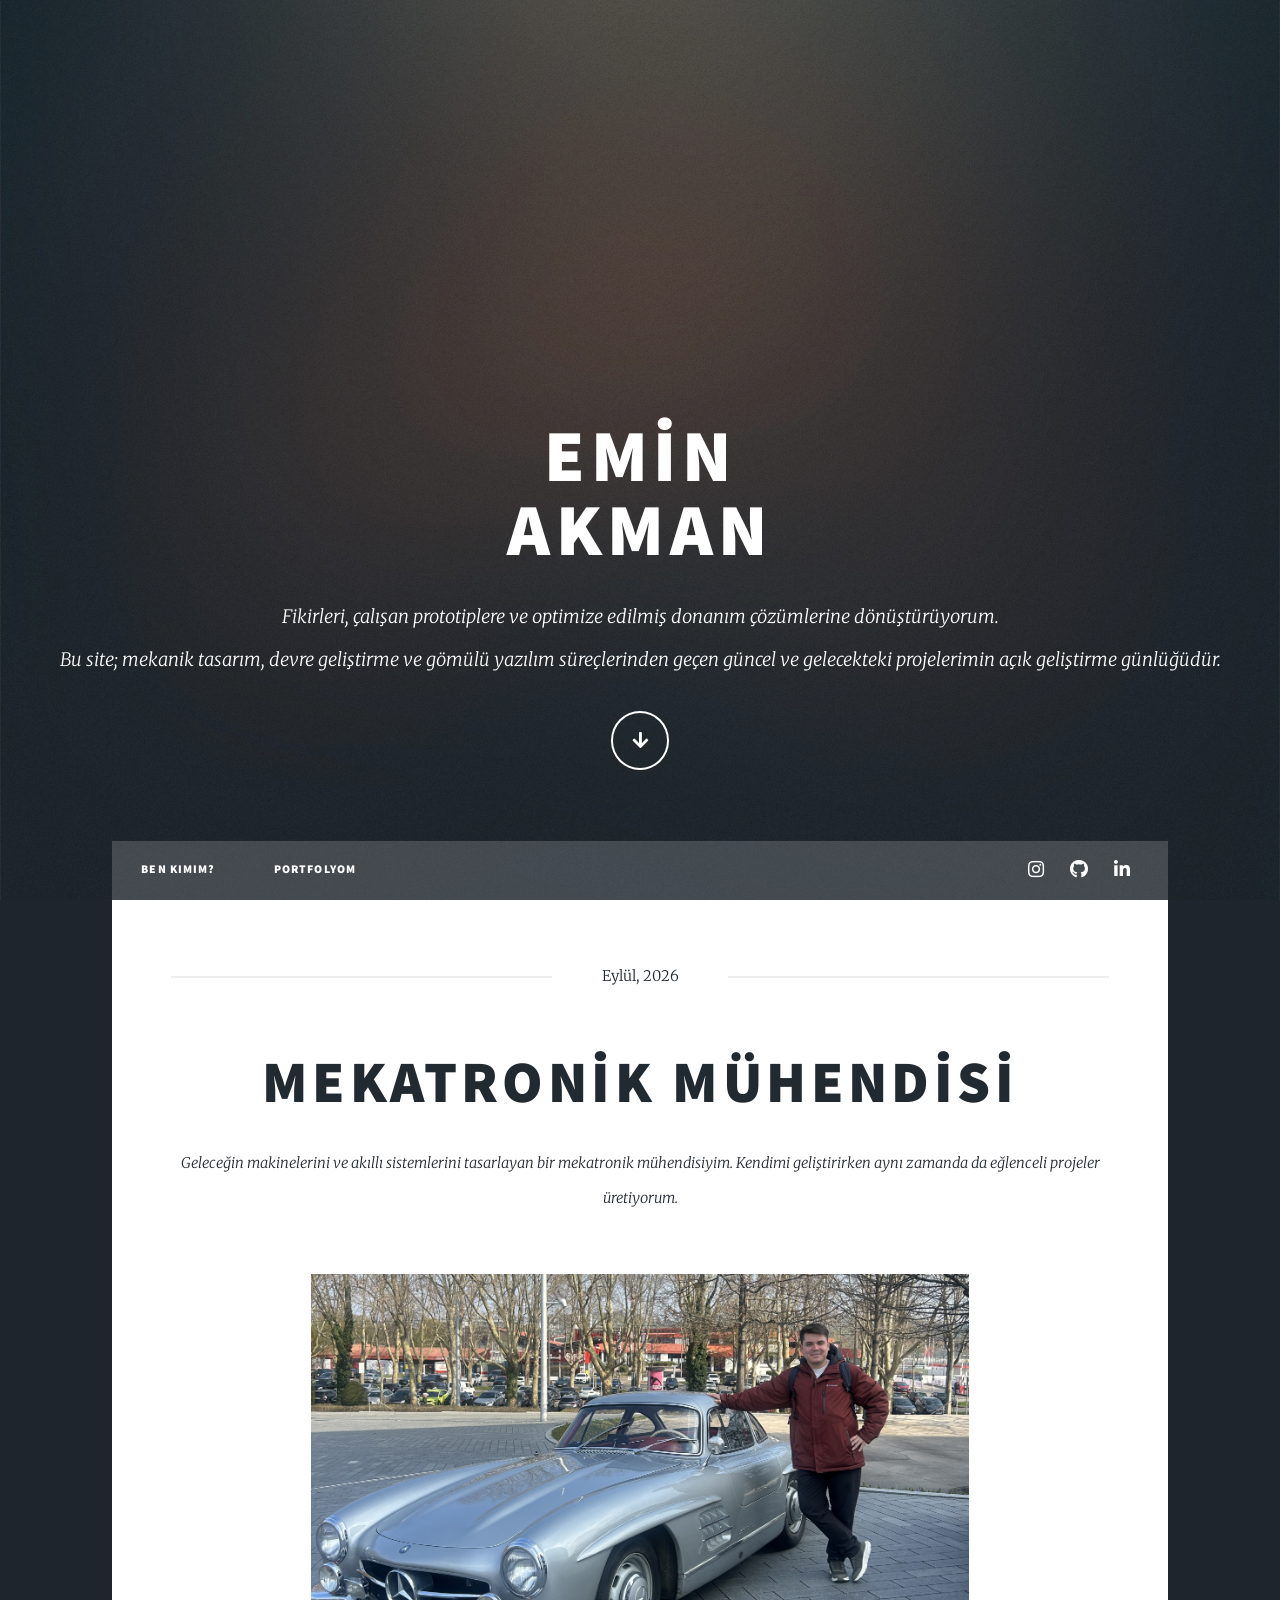
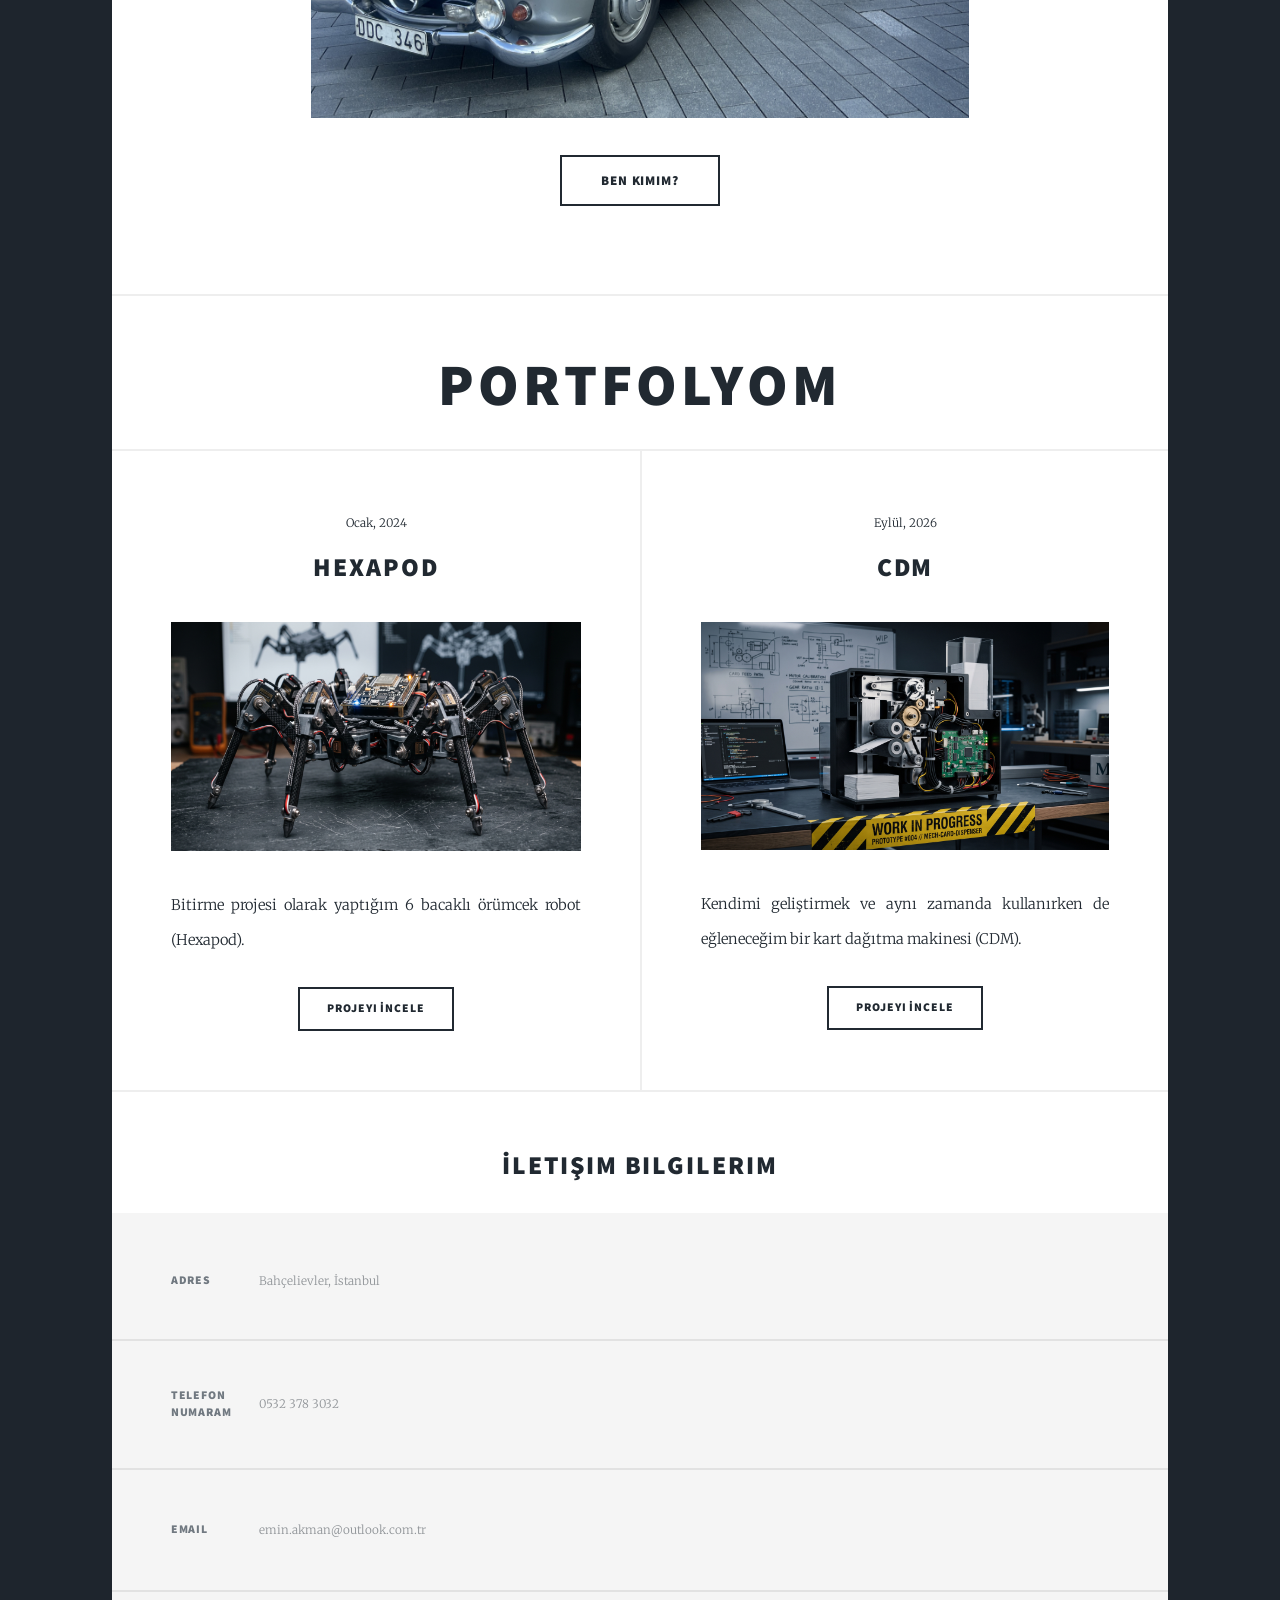
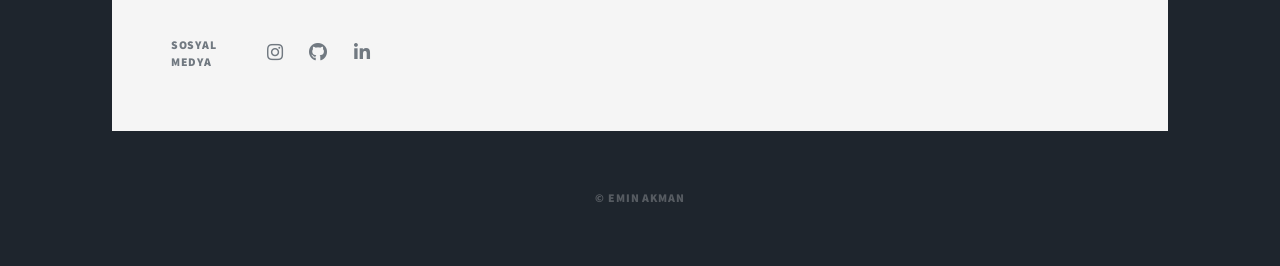
<file: index.html>
<!DOCTYPE HTML>

<html>
	<head>
		<meta charset="utf-8" />
		<meta name="viewport" content="width=device-width, initial-scale=1, user-scalable=no" />
		<link rel="stylesheet" href="assets/css/main.css" />
		<noscript><link rel="stylesheet" href="assets/css/noscript.css" /></noscript>
	</head>
	<body class="is-preload">

		<!-- Wrapper -->
			<div id="wrapper" class="fade-in">

				<!-- Intro -->
					<div id="intro">
						<h1>EMİN<br />
						AKMAN</h1>
						<p>Fikirleri, çalışan prototiplere ve optimize edilmiş donanım çözümlerine dönüştürüyorum.<br/> 
						Bu site; mekanik tasarım, devre geliştirme ve gömülü yazılım süreçlerinden geçen güncel ve gelecekteki projelerimin açık geliştirme günlüğüdür. </p>						
						<ul class="actions">
							<li><a href="#header" class="button icon solid solo fa-arrow-down scrolly">Continue</a></li>
						</ul>
					</div>

				<!-- Header -->
					<header id="header">
						<a href="index.html" class="logo">Emin Akman</a>
					</header>

				<!-- Nav -->
					<nav id="nav">
						<ul class="links">
							<li><a href="generic.html">Ben Kimim?</a></li>
							<li><a href="elements.html">Portfolyom</a></li>
						</ul>
						<ul class="icons">
    						<li><a href="https://www.instagram.com/eminakman0" target="_blank" rel="noopener noreferrer" class="icon brands fa-instagram"><span class="label">Instagram</span></a></li>
    						<li><a href="https://github.com/EminAkman" target="_blank" rel="noopener noreferrer" class="icon brands fa-github"><span class="label">GitHub</span></a></li>
    						<li><a href="https://www.linkedin.com/in/eminakman" target="_blank" rel="noopener noreferrer" class="icon brands fa-linkedin-in"><span class="label">LinkedIn</span></a></li>
						</ul>
					</nav>

				<!-- Main -->
					<div id="main">

						<!-- Featured Post -->
							<article class="post featured">
								<header class="major">
									<span class="date">Eylül, 2026</span>
									<h2>  MEKATRONİK MÜHENDİSİ </h2>
									<p>Geleceğin makinelerini ve akıllı sistemlerini 
										tasarlayan bir mekatronik mühendisiyim. Kendimi 
										geliştirirken aynı zamanda da eğlenceli projeler üretiyorum.</p>
								</header>
								<a href="#" class="image main" style="max-width: 70%; margin-left: auto; margin-right: auto; margin-bottom: 2.5rem;"><img src="images/ben.JPG" alt="" /></a>
								<ul class="actions special">
									<li><a href="generic.html" class="button large">Ben Kimim?</a></li>
								</ul>
							</article>
							<h1 class="align-center"> <a href="elements.html">Portfolyom</a></h1>
						<!-- Posts -->
							<section class="posts">
								
								<article>
									<header>
										<span class="date">Ocak, 2024</span>
										<h2><a href="elements.html#hexapod">Hexapod</a></h2>
									</header>
									<a href="elements.html#hexapod" class="image fit"><img src="images/hexapod.jpg" alt="" /></a>
									<p>Bitirme projesi olarak yaptığım 6 bacaklı örümcek robot (Hexapod). </p>
									<ul class="actions special">
										<li><a href="elements.html#hexapod" class="button">Projeyi İncele</a></li>
									</ul>
								</article>
								<article>
									<header>
										<span class="date">Eylül, 2026</span>
										<h2><a href="elements.html#CDM" id="CDM">CDM</a></h2>
									</header>
									<a href="elements.html#CDM" class="image fit"><img src="images/CDM.jpg" alt="" /></a>
									<p>Kendimi geliştirmek ve aynı zamanda kullanırken de eğleneceğim bir kart dağıtma makinesi (CDM).</p>
									<ul class="actions special">
										<li><a href="elements.html#CDM" class="button">Projeyi İncele</a></li>
									</ul>
								</article>
								
							</section>

						
						<h2 class="align-center">İletişim Bilgilerim</h2>	

					</div>
					
				<!-- Footer -->
					<footer id="footer">
						
						<section class="split contact">
							<section class="alt">
								<h3>Adres</h3>
								<p>Bahçelievler, İstanbul</p>
							</section>
							<section>
								<h3>Telefon Numaram</h3>
								<p>0532 378 3032</p>
							</section>
							<section>
								<h3>Email</h3>
								<p>emin.akman@outlook.com.tr</p>
							</section>
							<section>
								<h3>Sosyal Medya</h3>
								<ul class="icons">
    								<li><a href="https://www.instagram.com/eminakman0" target="_blank" rel="noopener noreferrer" class="icon brands fa-instagram"><span class="label">Instagram</span></a></li>
    								<li><a href="https://github.com/EminAkman" target="_blank" rel="noopener noreferrer" class="icon brands fa-github"><span class="label">GitHub</span></a></li>
    								<li><a href="https://www.linkedin.com/in/eminakman" target="_blank" rel="noopener noreferrer" class="icon brands fa-linkedin-in"><span class="label">LinkedIn</span></a></li>
								</ul>
							</section>
						</section>
					</footer>

				<!-- Copyright -->
					<div id="copyright">
						<ul><li>&copy; Emin Akman</li></ul>
					</div>

			</div>

		<!-- Scripts -->
			<script src="assets/js/jquery.min.js"></script>
			<script src="assets/js/jquery.scrollex.min.js"></script>
			<script src="assets/js/jquery.scrolly.min.js"></script>
			<script src="assets/js/browser.min.js"></script>
			<script src="assets/js/breakpoints.min.js"></script>
			<script src="assets/js/util.js"></script>
			<script src="assets/js/main.js"></script>

	</body>
</html>
</file>
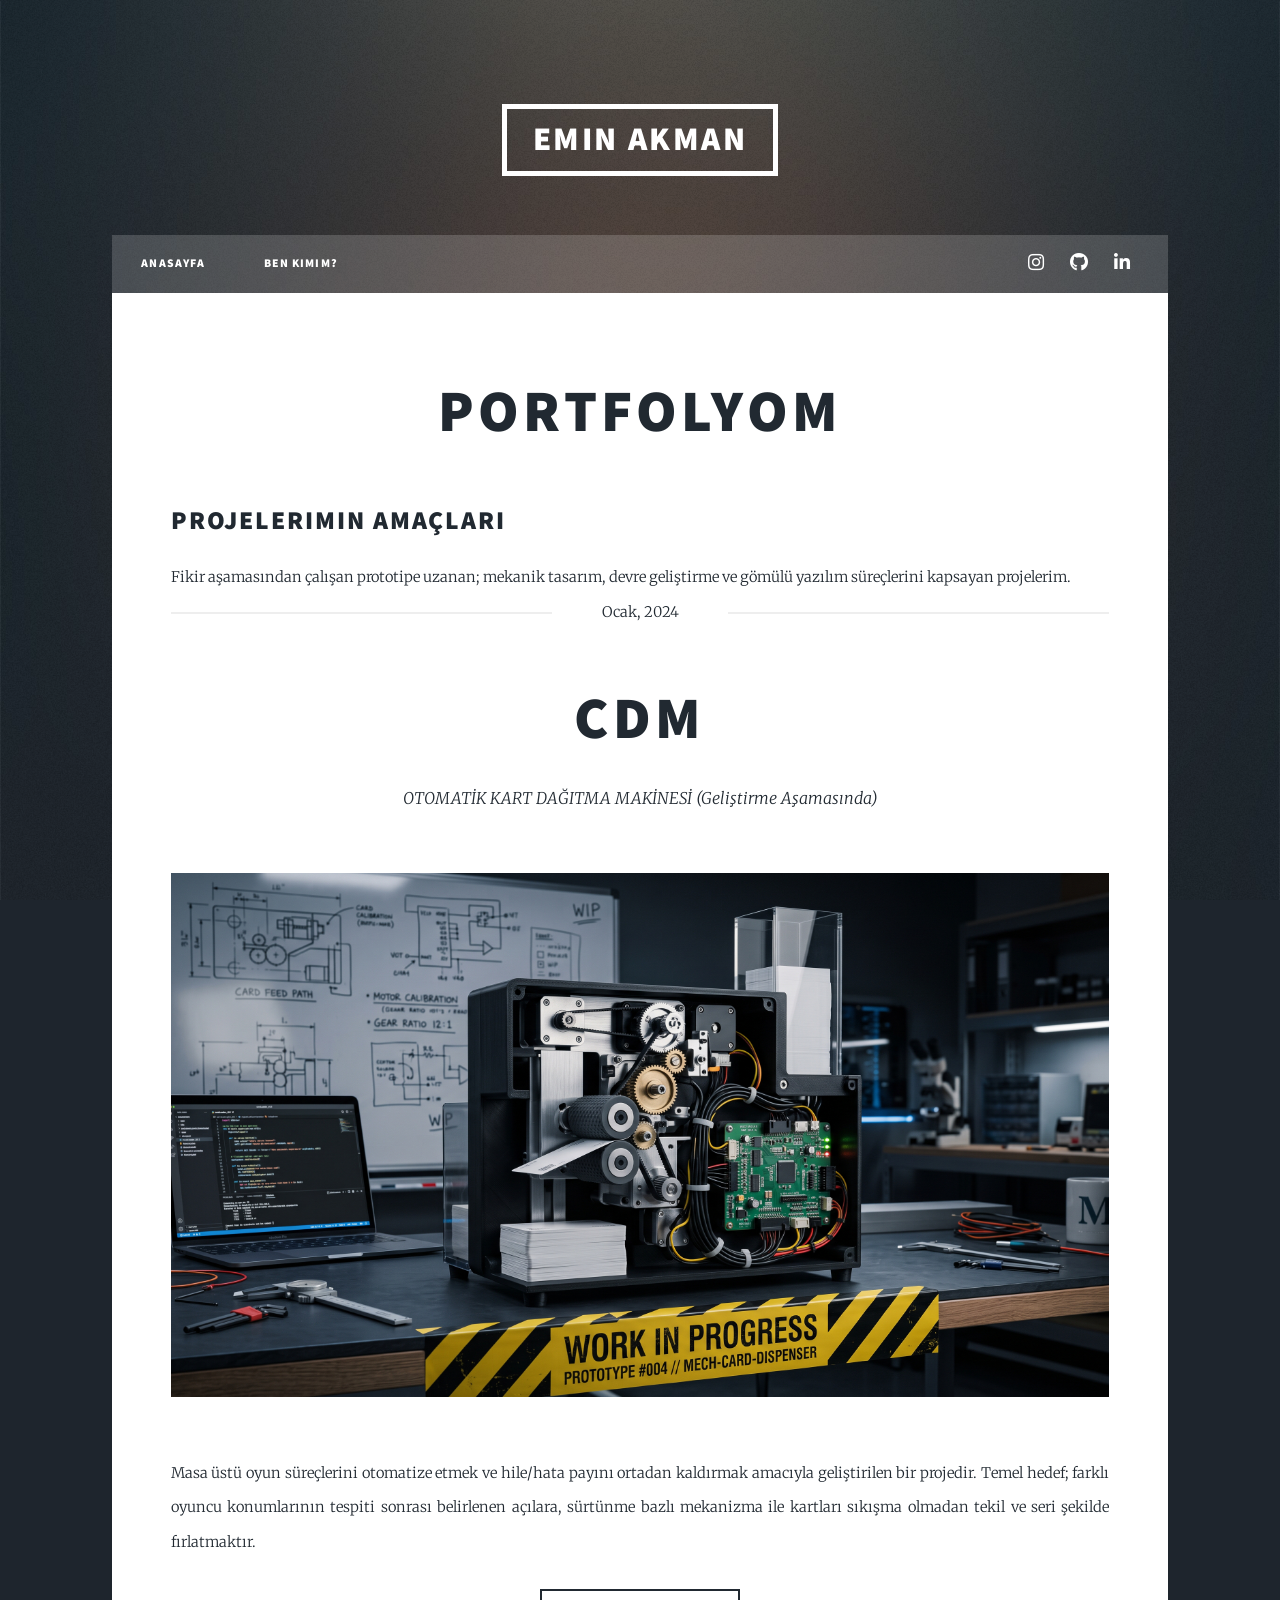
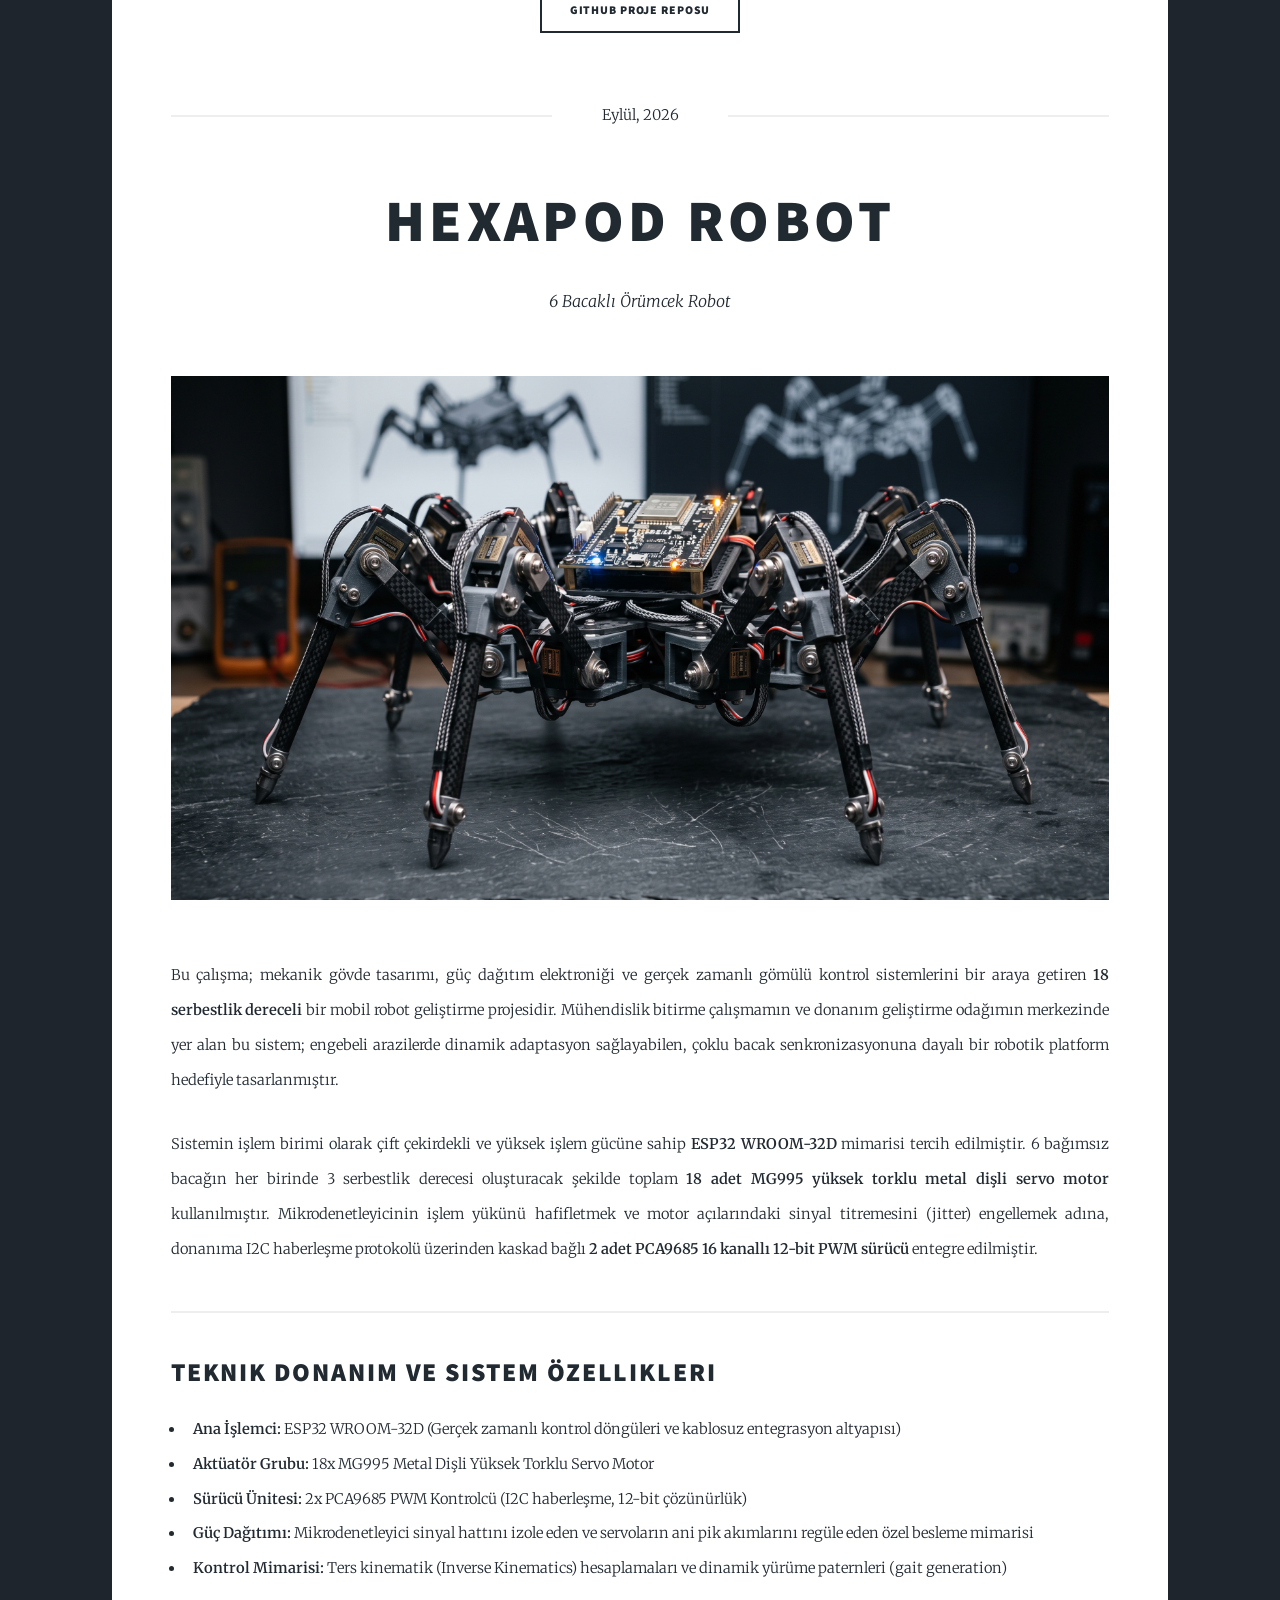
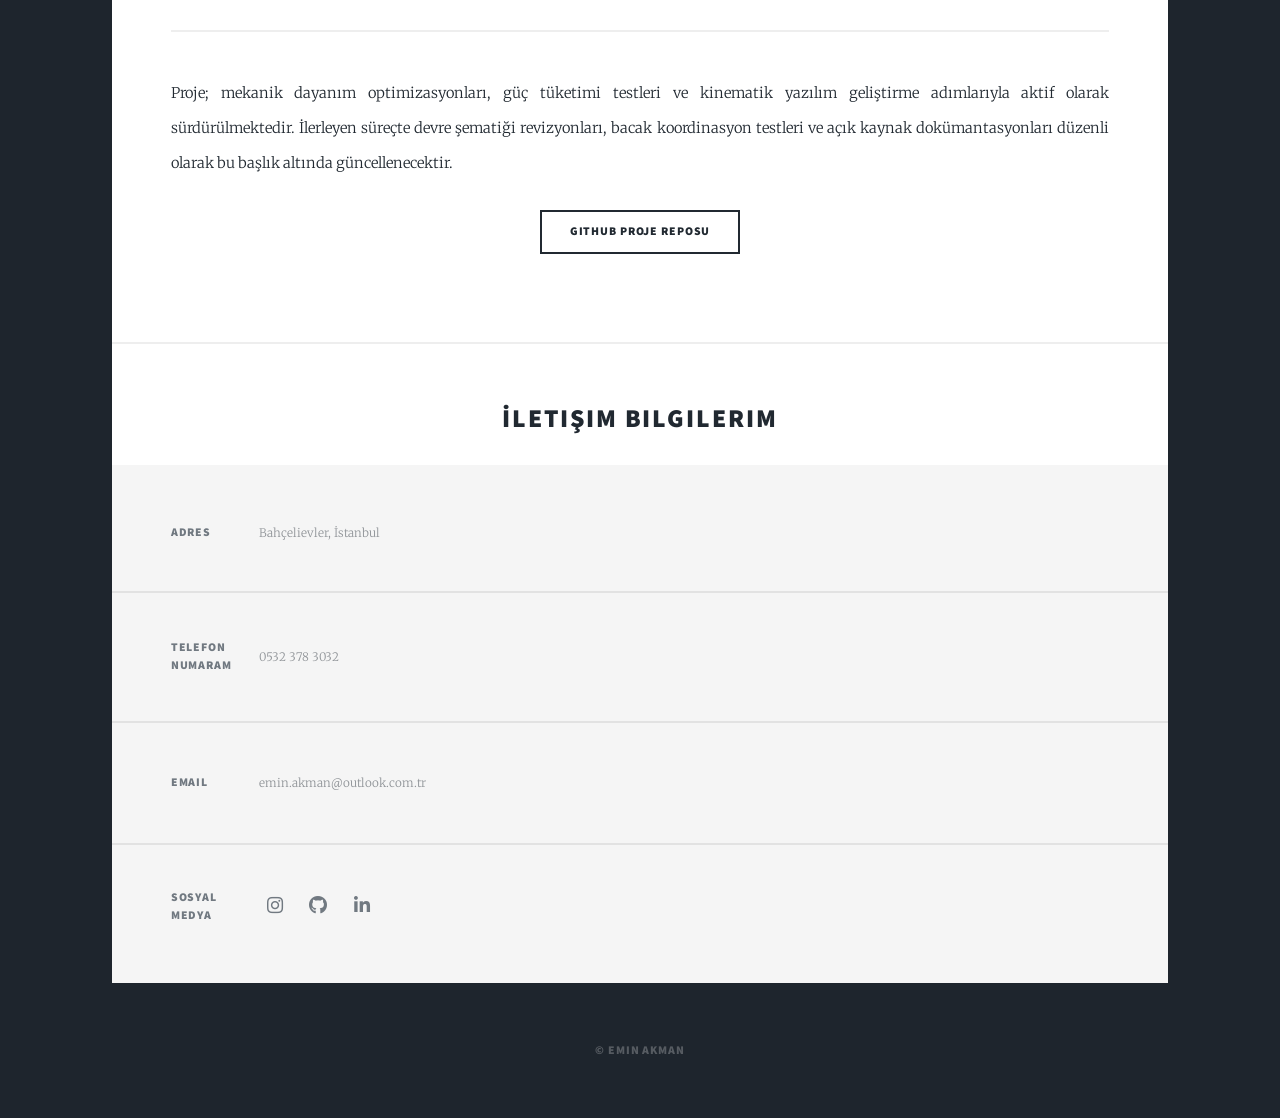
<file: elements.html>
<!DOCTYPE HTML>
<html>
	<head>
		<meta charset="utf-8" />
		<meta name="viewport" content="width=device-width, initial-scale=1, user-scalable=no" />
		<link rel="stylesheet" href="assets/css/main.css" />
		<noscript><link rel="stylesheet" href="assets/css/noscript.css" /></noscript>
	</head>
	<body class="is-preload">

		<!-- Wrapper -->
			<div id="wrapper">

				<!-- Header -->
					<header id="header">
						<a href="index.html" class="logo">Emin Akman</a>
					</header>

				<!-- Nav -->
					<nav id="nav">
						<ul class="links">
							<li><a href="index.html">Anasayfa</a></li>
							<li><a href="generic.html">Ben Kimim?</a></li>							
						</ul>
						<ul class="icons">
    						<li><a href="https://www.instagram.com/eminakman0" target="_blank" rel="noopener noreferrer" class="icon brands fa-instagram"><span class="label">Instagram</span></a></li>
    						<li><a href="https://github.com/EminAkman" target="_blank" rel="noopener noreferrer" class="icon brands fa-github"><span class="label">GitHub</span></a></li>
    						<li><a href="https://www.linkedin.com/in/eminakman" target="_blank" rel="noopener noreferrer" class="icon brands fa-linkedin-in"><span class="label">LinkedIn</span></a></li>
						</ul>
					</nav>

				<!-- Main -->
					<div id="main">

						<!-- Post -->
							<section class="post">
								<header class="major">
									<h1>Portfolyom</h1>
								</header>

								<!-- Text stuff -->
									<section>
										<h2>Projelerimin Amaçları</h2>
										<p>Fikir aşamasından çalışan prototipe uzanan; mekanik tasarım, devre geliştirme ve gömülü yazılım süreçlerini kapsayan projelerim.</p>
									</section>
									
									
									<section id="CDM" class="post" style="scroll-margin-top: 80px;">
									    <header class="major">
									        <span class="date">Ocak, 2024</span>
									        <h1>CDM</h1>
									        <p>OTOMATİK KART DAĞITMA MAKİNESİ (Geliştirme Aşamasında)</p>
									    </header>
									
									    <div class="image main"><img src="images/CDM.jpg" alt="Otomatik Kart Dağıtma Makinesi Projesi" /></div>
									
									    <p>
									        Masa üstü oyun süreçlerini otomatize etmek ve hile/hata payını ortadan kaldırmak amacıyla geliştirilen bir projedir. Temel hedef; farklı oyuncu konumlarının tespiti sonrası belirlenen açılara, sürtünme bazlı mekanizma ile kartları sıkışma olmadan tekil ve seri şekilde fırlatmaktır.
									    </p>														    												
													
									    <ul class="actions special">
									        <li><a href="https://github.com/EminAkman/Card_Dealer" target="_blank" rel="noopener noreferrer" class="button"> Github Proje Reposu</a></li>
									    </ul>
										<p style="color: transparent;"> Bu bir easteregg :)</p>
									</section>

									
									
									<section id="hexapod" class="post" style="scroll-margin-top: 80px;">
									    <header class="major">
									        <span class="date">Eylül, 2026</span>
									        <h1>HEXAPOD ROBOT</h1>
									        <p>6 Bacaklı Örümcek Robot</p>
									    </header>
									
									    <div class="image main"><img src="images/hexapod.jpg" alt="Hexapod Robot Projesi" /></div>
									
									    <p>
									        Bu çalışma; mekanik gövde tasarımı, güç dağıtım elektroniği ve gerçek zamanlı gömülü kontrol sistemlerini bir araya getiren <strong>18 serbestlik dereceli</strong> bir mobil robot geliştirme projesidir. Mühendislik bitirme çalışmamın ve donanım geliştirme odağımın merkezinde yer alan bu sistem; engebeli arazilerde dinamik adaptasyon sağlayabilen, çoklu bacak senkronizasyonuna dayalı bir robotik platform hedefiyle tasarlanmıştır.
									    </p>
									
									    <p>
									        Sistemin işlem birimi olarak çift çekirdekli ve yüksek işlem gücüne sahip <strong>ESP32 WROOM-32D</strong> mimarisi tercih edilmiştir. 6 bağımsız bacağın her birinde 3 serbestlik derecesi oluşturacak şekilde toplam <strong>18 adet MG995 yüksek torklu metal dişli servo motor</strong> kullanılmıştır. Mikrodenetleyicinin işlem yükünü hafifletmek ve motor açılarındaki sinyal titremesini (jitter) engellemek adına, donanıma I2C haberleşme protokolü üzerinden kaskad bağlı <strong>2 adet PCA9685 16 kanallı 12-bit PWM sürücü</strong> entegre edilmiştir.
									    </p>
									
									    <hr />
									
									    <h2>Teknik Donanım ve Sistem Özellikleri</h2>
									    <ul>
									        <li><strong>Ana İşlemci:</strong> ESP32 WROOM-32D (Gerçek zamanlı kontrol döngüleri ve kablosuz entegrasyon altyapısı)</li>
									        <li><strong>Aktüatör Grubu:</strong> 18x MG995 Metal Dişli Yüksek Torklu Servo Motor</li>
									        <li><strong>Sürücü Ünitesi:</strong> 2x PCA9685 PWM Kontrolcü (I2C haberleşme, 12-bit çözünürlük)</li>
									        <li><strong>Güç Dağıtımı:</strong> Mikrodenetleyici sinyal hattını izole eden ve servoların ani pik akımlarını regüle eden özel besleme mimarisi</li>
									        <li><strong>Kontrol Mimarisi:</strong> Ters kinematik (Inverse Kinematics) hesaplamaları ve dinamik yürüme paternleri (gait generation)</li>
									    </ul>
									
									    <hr />
									
									    <p>
									        Proje; mekanik dayanım optimizasyonları, güç tüketimi testleri ve kinematik yazılım geliştirme adımlarıyla aktif olarak sürdürülmektedir. İlerleyen süreçte devre şematiği revizyonları, bacak koordinasyon testleri ve açık kaynak dokümantasyonları düzenli olarak bu başlık altında güncellenecektir.
									    </p>
									
									    <ul class="actions special">
									        <li><a href="https://github.com/EminAkman/Rise_of_Hexapod" target="_blank" rel="noopener noreferrer" class="button">GitHub Proje Reposu</a></li>
									    </ul>

									</section>

									


							</section>
							<h2 class="align-center">İletişim Bilgilerim</h2>
					</div>

				<!-- Footer -->
					<footer id="footer">
						
						<section class="split contact">
							<section class="alt">
								<h3>Adres</h3>
								<p>Bahçelievler, İstanbul</p>
							</section>
							<section>
								<h3>Telefon Numaram</h3>
								<p>0532 378 3032</p>
							</section>
							<section>
								<h3>Email</h3>
								<p>emin.akman@outlook.com.tr</p>
							</section>
							<section>
								<h3>Sosyal Medya</h3>
								<ul class="icons">
    								<li><a href="https://www.instagram.com/eminakman0" target="_blank" rel="noopener noreferrer" class="icon brands fa-instagram"><span class="label">Instagram</span></a></li>
    								<li><a href="https://github.com/EminAkman" target="_blank" rel="noopener noreferrer" class="icon brands fa-github"><span class="label">GitHub</span></a></li>
    								<li><a href="https://www.linkedin.com/in/eminakman" target="_blank" rel="noopener noreferrer" class="icon brands fa-linkedin-in"><span class="label">LinkedIn</span></a></li>
								</ul>
							</section>
						</section>
					</footer>

				<!-- Copyright -->
					<div id="copyright">
						<ul><li>&copy; Emin Akman</li></ul>
					</div>

			</div>

		<!-- Scripts -->
			<script src="assets/js/jquery.min.js"></script>
			<script src="assets/js/jquery.scrollex.min.js"></script>
			<script src="assets/js/jquery.scrolly.min.js"></script>
			<script src="assets/js/browser.min.js"></script>
			<script src="assets/js/breakpoints.min.js"></script>
			<script src="assets/js/util.js"></script>
			<script src="assets/js/main.js"></script>

	</body>
</html>
</file>
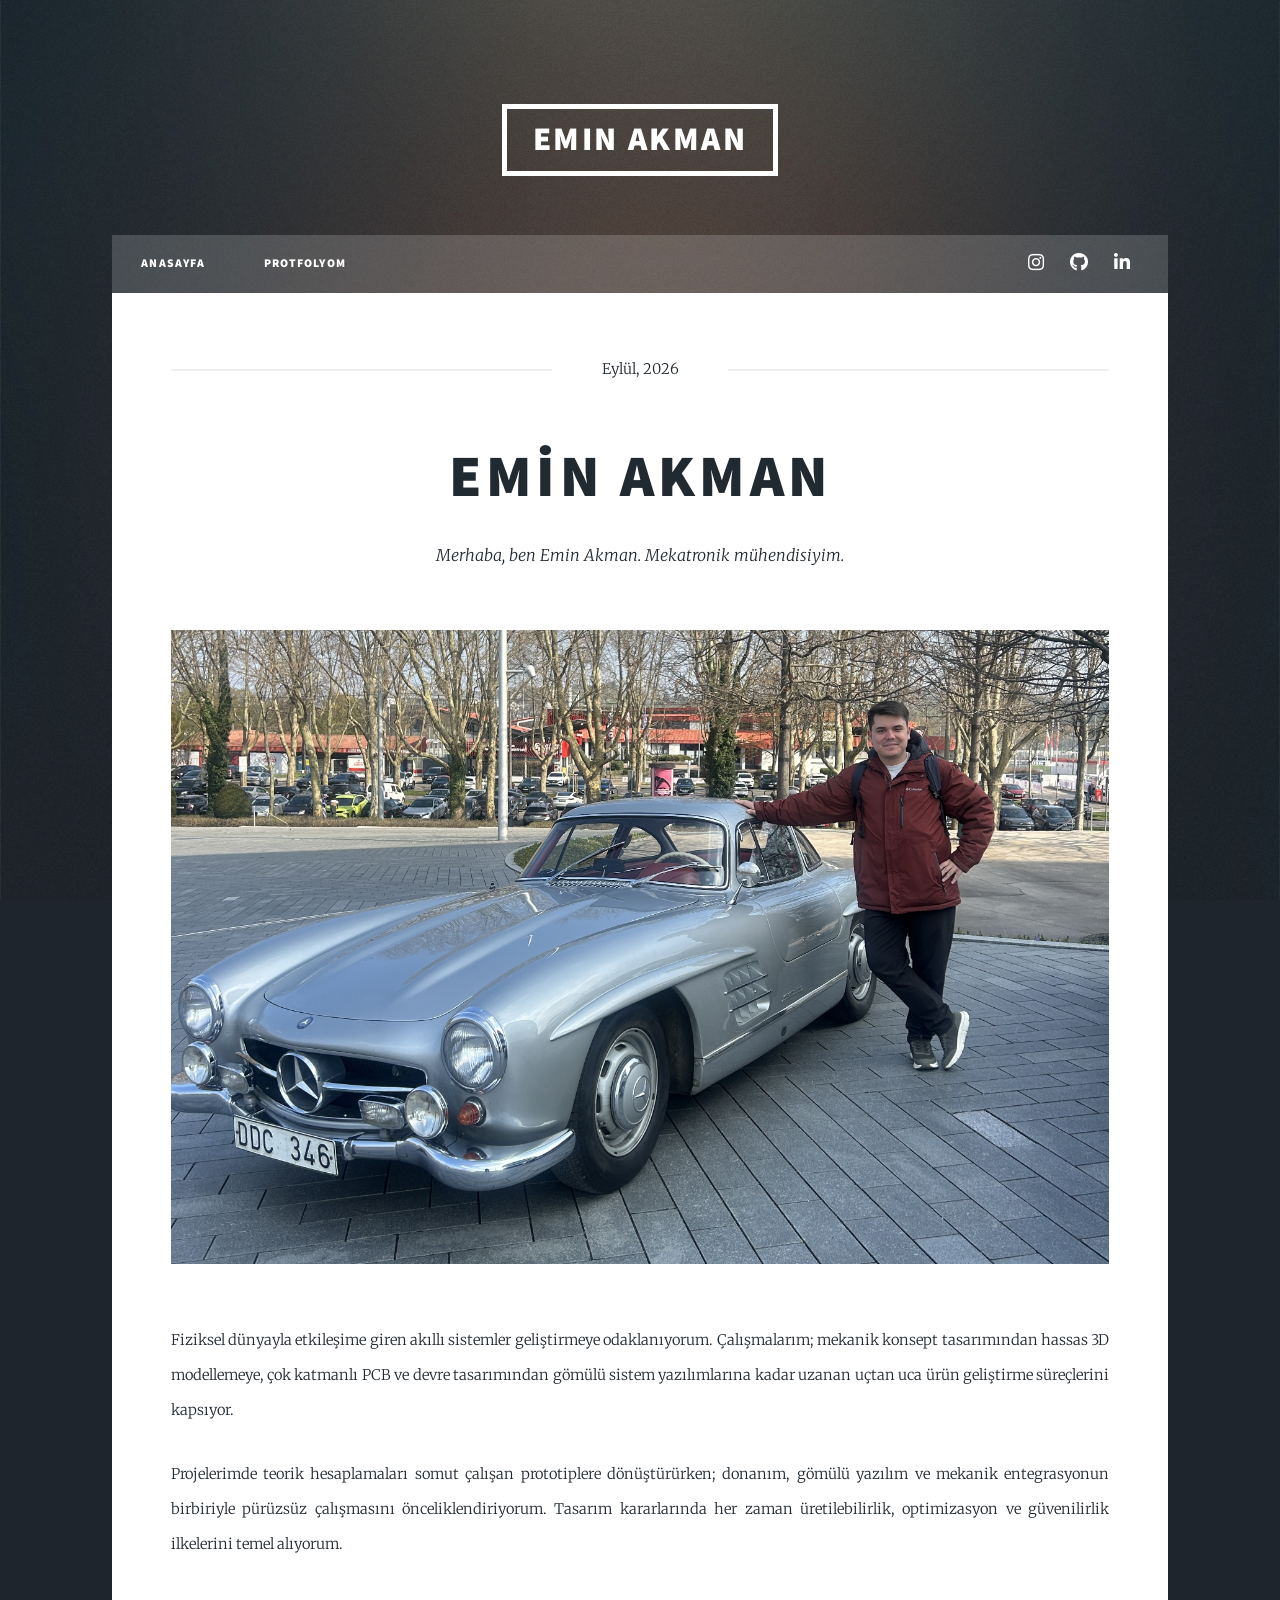
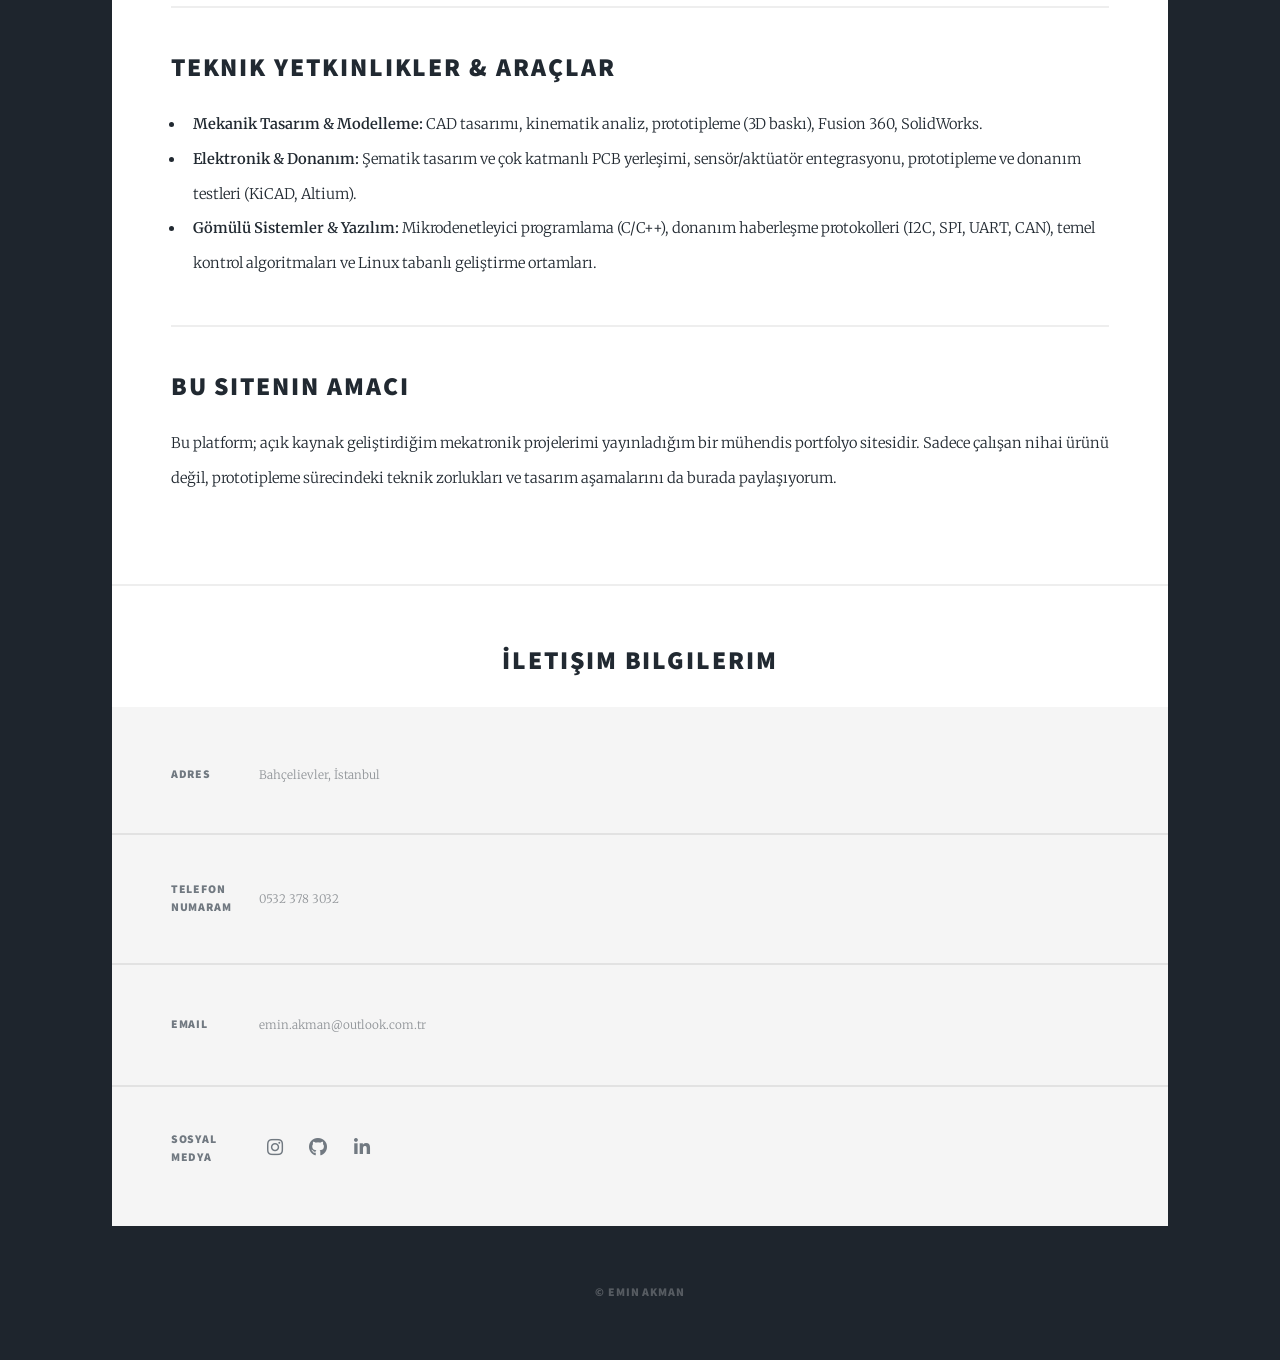
<file: generic.html>
<!DOCTYPE HTML>
<html>
	<head>
		<meta charset="utf-8" />
		<meta name="viewport" content="width=device-width, initial-scale=1, user-scalable=no" />
		<link rel="stylesheet" href="assets/css/main.css" />
		<noscript><link rel="stylesheet" href="assets/css/noscript.css" /></noscript>
	</head>
	<body class="is-preload">

		<!-- Wrapper -->
			<div id="wrapper">

				<!-- Header -->
					<header id="header">
						<a href="index.html" class="logo">Emin Akman</a>
					</header>

				<!-- Nav -->
					<nav id="nav">
						<ul class="links">
							<li><a href="index.html">Anasayfa</a></li>
							<li><a href="elements.html">Protfolyom</a></li>
						</ul>
						<ul class="icons">
							<li><a href="https://www.instagram.com/eminakman0" target="_blank" rel="noopener noreferrer" class="icon brands fa-instagram"><span class="label">Instagram</span></a></li>
    						<li><a href="https://github.com/EminAkman" target="_blank" rel="noopener noreferrer" class="icon brands fa-github"><span class="label">GitHub</span></a></li>
    						<li><a href="https://www.linkedin.com/in/eminakman" target="_blank" rel="noopener noreferrer" class="icon brands fa-linkedin-in"><span class="label">LinkedIn</span></a></li>
						</ul>
					</nav>

				<!-- Main -->
					<div id="main">

						<!-- Post -->
							<section class="post">
							    <header class="major">
							        <span class="date">Eylül, 2026</span>
							        <h1>EMİN AKMAN</h1>
							        <p>Merhaba, ben Emin Akman. Mekatronik mühendisiyim.</p>
							    </header>
							    <div class="image main"><img src="images/ben.JPG" alt="" /></div>
							    <p>Fiziksel dünyayla etkileşime giren akıllı sistemler geliştirmeye odaklanıyorum. Çalışmalarım; mekanik konsept tasarımından hassas 3D modellemeye, çok katmanlı PCB ve devre tasarımından gömülü sistem yazılımlarına kadar uzanan uçtan uca ürün geliştirme süreçlerini kapsıyor.</p>
							    <p>Projelerimde teorik hesaplamaları somut çalışan prototiplere dönüştürürken; donanım, gömülü yazılım ve mekanik entegrasyonun birbiriyle pürüzsüz çalışmasını önceliklendiriyorum. Tasarım kararlarında her zaman üretilebilirlik, optimizasyon ve güvenilirlik ilkelerini temel alıyorum.</p>
							
							    <hr />
							
							    <h2>Teknik Yetkinlikler & Araçlar</h2>
							    <ul>
							        <li><strong>Mekanik Tasarım & Modelleme:</strong> CAD tasarımı, kinematik analiz, prototipleme (3D baskı), Fusion 360, SolidWorks.</li>
							        <li><strong>Elektronik & Donanım:</strong> Şematik tasarım ve çok katmanlı PCB yerleşimi, sensör/aktüatör entegrasyonu, prototipleme ve donanım testleri (KiCAD, Altium).</li>
							        <li><strong>Gömülü Sistemler & Yazılım:</strong> Mikrodenetleyici programlama (C/C++), donanım haberleşme protokolleri (I2C, SPI, UART, CAN), temel kontrol algoritmaları ve Linux tabanlı geliştirme ortamları.</li>
							    </ul>
							
							    <hr />
							
							    <h2>Bu Sitenin Amacı</h2>
							    <p>Bu platform; açık kaynak geliştirdiğim mekatronik projelerimi yayınladığım bir mühendis portfolyo sitesidir. Sadece çalışan nihai ürünü değil, prototipleme sürecindeki teknik zorlukları ve tasarım aşamalarını da burada paylaşıyorum.</p>
							</section>
							<h2 class="align-center">İletişim Bilgilerim</h2>
					</div>
					
				<!-- Footer -->
					<footer id="footer">
						
						<section class="split contact">
							<section class="alt">
								<h3>Adres</h3>
								<p>Bahçelievler, İstanbul</p>
							</section>
							<section>
								<h3>Telefon Numaram</h3>
								<p>0532 378 3032</p>
							</section>
							<section>
								<h3>Email</h3>
								<p>emin.akman@outlook.com.tr</p>
							</section>
							<section>
								<h3>Sosyal Medya</h3>
								<ul class="icons">
    								<li><a href="https://www.instagram.com/eminakman0" target="_blank" rel="noopener noreferrer" class="icon brands fa-instagram"><span class="label">Instagram</span></a></li>
    								<li><a href="https://github.com/EminAkman" target="_blank" rel="noopener noreferrer" class="icon brands fa-github"><span class="label">GitHub</span></a></li>
    								<li><a href="https://www.linkedin.com/in/eminakman" target="_blank" rel="noopener noreferrer" class="icon brands fa-linkedin-in"><span class="label">LinkedIn</span></a></li>
								</ul>
							</section>
						</section>
					</footer>

				<!-- Copyright -->
					<div id="copyright">
						<ul><li>&copy; Emin Akman</li></ul>
					</div>

			</div>

		<!-- Scripts -->
			<script src="assets/js/jquery.min.js"></script>
			<script src="assets/js/jquery.scrollex.min.js"></script>
			<script src="assets/js/jquery.scrolly.min.js"></script>
			<script src="assets/js/browser.min.js"></script>
			<script src="assets/js/breakpoints.min.js"></script>
			<script src="assets/js/util.js"></script>
			<script src="assets/js/main.js"></script>

	</body>
</html>
</file>
<file: assets/css/main.css>
@import url(fontawesome-all.min.css);
@import url("https://fonts.googleapis.com/css?family=Merriweather:300,700,300italic,700italic|Source+Sans+Pro:900");

/*
	Massively by HTML5 UP
	html5up.net | @ajlkn
	Free for personal and commercial use under the CCA 3.0 license (html5up.net/license)
*/

html, body, div, span, applet, object,
iframe, h1, h2, h3, h4, h5, h6, p, blockquote,
pre, a, abbr, acronym, address, big, cite,
code, del, dfn, em, img, ins, kbd, q, s, samp,
small, strike, strong, sub, sup, tt, var, b,
u, i, center, dl, dt, dd, ol, ul, li, fieldset,
form, label, legend, table, caption, tbody,
tfoot, thead, tr, th, td, article, aside,
canvas, details, embed, figure, figcaption,
footer, header, hgroup, menu, nav, output, ruby,
section, summary, time, mark, audio, video {
	margin: 0;
	padding: 0;
	border: 0;
	font-size: 100%;
	font: inherit;
	vertical-align: baseline;}

article, aside, details, figcaption, figure,
footer, header, hgroup, menu, nav, section {
	display: block;}

body {
	line-height: 1;
}

ol, ul {
	list-style: none;
}

blockquote, q {
	quotes: none;
}

	blockquote:before, blockquote:after, q:before, q:after {
		content: '';
		content: none;
	}

table {
	border-collapse: collapse;
	border-spacing: 0;
}

body {
	-webkit-text-size-adjust: none;
}

mark {
	background-color: transparent;
	color: inherit;
}

input::-moz-focus-inner {
	border: 0;
	padding: 0;
}

input, select, textarea {
	-moz-appearance: none;
	-webkit-appearance: none;
	-ms-appearance: none;
	appearance: none;
}

/* Basic */

	@-ms-viewport {
		width: device-width;
	}

	body {
		-ms-overflow-style: scrollbar;
	}

	@media screen and (max-width: 480px) {

		html, body {
			min-width: 320px;
		}

	}

	html {
		box-sizing: border-box;
	}

	*, *:before, *:after {
		box-sizing: inherit;
	}

	body {
		background-color: #1e252d;
	}

		body.is-preload *, body.is-preload *:before, body.is-preload *:after {
			-moz-animation: none !important;
			-webkit-animation: none !important;
			-ms-animation: none !important;
			animation: none !important;
			-moz-transition: none !important;
			-webkit-transition: none !important;
			-ms-transition: none !important;
			transition: none !important;
		}

/* Type */

	html {
		font-size: 16pt;
		scroll-behavior: smooth;
	}

		@media screen and (max-width: 1680px) {

			html {
				font-size: 12pt;
			}

		}

		@media screen and (max-width: 1280px) {

			html {
				font-size: 11pt;
			}

		}

		@media screen and (max-width: 360px) {

			html {
				font-size: 10pt;
			}

		}

	body {
		color: #212931;
	}

	body, input, select, textarea {
		font-family: "Merriweather", Georgia, serif;
		font-weight: 300;
		font-size: 1rem;
		line-height: 2.375;
	}

	a {
		-moz-transition: color 0.2s ease-in-out, background-color 0.2s ease-in-out, border-color 0.2s ease-in-out, box-shadow 0.2s ease-in-out;
		-webkit-transition: color 0.2s ease-in-out, background-color 0.2s ease-in-out, border-color 0.2s ease-in-out, box-shadow 0.2s ease-in-out;
		-ms-transition: color 0.2s ease-in-out, background-color 0.2s ease-in-out, border-color 0.2s ease-in-out, box-shadow 0.2s ease-in-out;
		transition: color 0.2s ease-in-out, background-color 0.2s ease-in-out, border-color 0.2s ease-in-out, box-shadow 0.2s ease-in-out;
		border-bottom: dotted 1px;
		text-decoration: none;
	}

		a:hover {
			border-bottom-color: transparent;
		}

	strong, b {
		font-weight: 600;
	}

	em, i {
		font-style: italic;
	}

	p {
		text-align: justify;
		margin: 0 0 2rem 0;
	}

	h1, h2, h3, h4, h5, h6 {
		font-family: "Source Sans Pro", Helvetica, sans-serif;
		font-weight: 900;
		line-height: 1.5;
		letter-spacing: 0.075em;
		text-transform: uppercase;
		margin: 0 0 1rem 0;
	}

		h1 a, h2 a, h3 a, h4 a, h5 a, h6 a {
			border-bottom: 0;
			color: inherit;
			text-decoration: none;
		}

	h1 {
		font-size: 4rem;
		line-height: 1.1;
		margin: 0 0 2rem 0;
	}

	h2 {
		font-size: 1.75rem;
		line-height: 1.3;
		margin: 0 0 1.5rem 0;
	}

	h3 {
		font-size: 1.25rem;
		margin: 0 0 1.5rem 0;
	}

	h4 {
		font-size: 1rem;
	}

	h5 {
		font-size: 0.9rem;
	}

	h6 {
		font-size: 0.8rem;
	}

	sub {
		font-size: 0.8rem;
		position: relative;
		top: 0.5rem;
	}

	sup {
		font-size: 0.8rem;
		position: relative;
		top: -0.5rem;
	}

	blockquote {
		border-left: solid 4px;
		font-style: italic;
		margin: 0 0 2rem 0;
		padding: 0.5rem 0 0.5rem 2rem;
	}

	code {
		border: solid 2px;
		font-family: "Courier New", monospace;
		font-size: 0.9rem;
		margin: 0 0.25rem;
		padding: 0.25rem 0.65rem;
	}

	pre {
		-webkit-overflow-scrolling: touch;
		font-family: "Courier New", monospace;
		font-size: 0.9rem;
		margin: 0 0 2rem 0;
	}

		pre code {
			display: block;
			line-height: 1.75;
			padding: 1rem 1.5rem;
			overflow-x: auto;
		}

	hr {
		border: 0;
		border-bottom: solid 2px;
		margin: 3rem 0;
	}

		hr.major {
			margin: 5rem 0;
		}

	.align-left {
		text-align: left;
	}

	.align-center {
		text-align: center;
	}

	.align-right {
		text-align: right;
	}

	input, select, textarea {
		color: #212931;
	}

	a {
		color: #212931;
		border-bottom-color: rgba(33, 41, 49, 0.5);
	}

		a:hover {
			border-bottom-color: transparent;
			color: #18bfef !important;
		}

	strong, b {
		color: #212931;
	}

	h1, h2, h3, h4, h5, h6 {
		color: #212931;
	}

	blockquote {
		border-left-color: #eeeeee;
	}

	code {
		background: rgba(220, 220, 220, 0.25);
		border-color: #eeeeee;
	}

	hr {
		border-bottom-color: #eeeeee;
	}

/* Row */

	.row {
		display: flex;
		flex-wrap: wrap;
		box-sizing: border-box;
		align-items: stretch;
	}

		.row > * {
			box-sizing: border-box;
		}

		.row.gtr-uniform > * > :last-child {
			margin-bottom: 0;
		}

		.row.aln-left {
			justify-content: flex-start;
		}

		.row.aln-center {
			justify-content: center;
		}

		.row.aln-right {
			justify-content: flex-end;
		}

		.row.aln-top {
			align-items: flex-start;
		}

		.row.aln-middle {
			align-items: center;
		}

		.row.aln-bottom {
			align-items: flex-end;
		}

		.row > .imp {
			order: -1;
		}

		.row > .col-1 {
			width: 8.33333%;
		}

		.row > .off-1 {
			margin-left: 8.33333%;
		}

		.row > .col-2 {
			width: 16.66667%;
		}

		.row > .off-2 {
			margin-left: 16.66667%;
		}

		.row > .col-3 {
			width: 25%;
		}

		.row > .off-3 {
			margin-left: 25%;
		}

		.row > .col-4 {
			width: 33.33333%;
		}

		.row > .off-4 {
			margin-left: 33.33333%;
		}

		.row > .col-5 {
			width: 41.66667%;
		}

		.row > .off-5 {
			margin-left: 41.66667%;
		}

		.row > .col-6 {
			width: 50%;
		}

		.row > .off-6 {
			margin-left: 50%;
		}

		.row > .col-7 {
			width: 58.33333%;
		}

		.row > .off-7 {
			margin-left: 58.33333%;
		}

		.row > .col-8 {
			width: 66.66667%;
		}

		.row > .off-8 {
			margin-left: 66.66667%;
		}

		.row > .col-9 {
			width: 75%;
		}

		.row > .off-9 {
			margin-left: 75%;
		}

		.row > .col-10 {
			width: 83.33333%;
		}

		.row > .off-10 {
			margin-left: 83.33333%;
		}

		.row > .col-11 {
			width: 91.66667%;
		}

		.row > .off-11 {
			margin-left: 91.66667%;
		}

		.row > .col-12 {
			width: 100%;
		}

		.row > .off-12 {
			margin-left: 100%;
		}

		.row.gtr-0 {
			margin-top: 0;
			margin-left: 0rem;
		}

			.row.gtr-0 > * {
				padding: 0 0 0 0rem;
			}

			.row.gtr-0.gtr-uniform {
				margin-top: 0rem;
			}

				.row.gtr-0.gtr-uniform > * {
					padding-top: 0rem;
				}

		.row.gtr-25 {
			margin-top: 0;
			margin-left: -0.375rem;
		}

			.row.gtr-25 > * {
				padding: 0 0 0 0.375rem;
			}

			.row.gtr-25.gtr-uniform {
				margin-top: -0.375rem;
			}

				.row.gtr-25.gtr-uniform > * {
					padding-top: 0.375rem;
				}

		.row.gtr-50 {
			margin-top: 0;
			margin-left: -0.75rem;
		}

			.row.gtr-50 > * {
				padding: 0 0 0 0.75rem;
			}

			.row.gtr-50.gtr-uniform {
				margin-top: -0.75rem;
			}

				.row.gtr-50.gtr-uniform > * {
					padding-top: 0.75rem;
				}

		.row {
			margin-top: 0;
			margin-left: -1.5rem;
		}

			.row > * {
				padding: 0 0 0 1.5rem;
			}

			.row.gtr-uniform {
				margin-top: -1.5rem;
			}

				.row.gtr-uniform > * {
					padding-top: 1.5rem;
				}

		.row.gtr-150 {
			margin-top: 0;
			margin-left: -2.25rem;
		}

			.row.gtr-150 > * {
				padding: 0 0 0 2.25rem;
			}

			.row.gtr-150.gtr-uniform {
				margin-top: -2.25rem;
			}

				.row.gtr-150.gtr-uniform > * {
					padding-top: 2.25rem;
				}

		.row.gtr-200 {
			margin-top: 0;
			margin-left: -3rem;
		}

			.row.gtr-200 > * {
				padding: 0 0 0 3rem;
			}

			.row.gtr-200.gtr-uniform {
				margin-top: -3rem;
			}

				.row.gtr-200.gtr-uniform > * {
					padding-top: 3rem;
				}

		@media screen and (max-width: 1680px) {

			.row {
				display: flex;
				flex-wrap: wrap;
				box-sizing: border-box;
				align-items: stretch;
			}

				.row > * {
					box-sizing: border-box;
				}

				.row.gtr-uniform > * > :last-child {
					margin-bottom: 0;
				}

				.row.aln-left {
					justify-content: flex-start;
				}

				.row.aln-center {
					justify-content: center;
				}

				.row.aln-right {
					justify-content: flex-end;
				}

				.row.aln-top {
					align-items: flex-start;
				}

				.row.aln-middle {
					align-items: center;
				}

				.row.aln-bottom {
					align-items: flex-end;
				}

				.row > .imp-xlarge {
					order: -1;
				}

				.row > .col-1-xlarge {
					width: 8.33333%;
				}

				.row > .off-1-xlarge {
					margin-left: 8.33333%;
				}

				.row > .col-2-xlarge {
					width: 16.66667%;
				}

				.row > .off-2-xlarge {
					margin-left: 16.66667%;
				}

				.row > .col-3-xlarge {
					width: 25%;
				}

				.row > .off-3-xlarge {
					margin-left: 25%;
				}

				.row > .col-4-xlarge {
					width: 33.33333%;
				}

				.row > .off-4-xlarge {
					margin-left: 33.33333%;
				}

				.row > .col-5-xlarge {
					width: 41.66667%;
				}

				.row > .off-5-xlarge {
					margin-left: 41.66667%;
				}

				.row > .col-6-xlarge {
					width: 50%;
				}

				.row > .off-6-xlarge {
					margin-left: 50%;
				}

				.row > .col-7-xlarge {
					width: 58.33333%;
				}

				.row > .off-7-xlarge {
					margin-left: 58.33333%;
				}

				.row > .col-8-xlarge {
					width: 66.66667%;
				}

				.row > .off-8-xlarge {
					margin-left: 66.66667%;
				}

				.row > .col-9-xlarge {
					width: 75%;
				}

				.row > .off-9-xlarge {
					margin-left: 75%;
				}

				.row > .col-10-xlarge {
					width: 83.33333%;
				}

				.row > .off-10-xlarge {
					margin-left: 83.33333%;
				}

				.row > .col-11-xlarge {
					width: 91.66667%;
				}

				.row > .off-11-xlarge {
					margin-left: 91.66667%;
				}

				.row > .col-12-xlarge {
					width: 100%;
				}

				.row > .off-12-xlarge {
					margin-left: 100%;
				}

				.row.gtr-0 {
					margin-top: 0;
					margin-left: 0rem;
				}

					.row.gtr-0 > * {
						padding: 0 0 0 0rem;
					}

					.row.gtr-0.gtr-uniform {
						margin-top: 0rem;
					}

						.row.gtr-0.gtr-uniform > * {
							padding-top: 0rem;
						}

				.row.gtr-25 {
					margin-top: 0;
					margin-left: -0.375rem;
				}

					.row.gtr-25 > * {
						padding: 0 0 0 0.375rem;
					}

					.row.gtr-25.gtr-uniform {
						margin-top: -0.375rem;
					}

						.row.gtr-25.gtr-uniform > * {
							padding-top: 0.375rem;
						}

				.row.gtr-50 {
					margin-top: 0;
					margin-left: -0.75rem;
				}

					.row.gtr-50 > * {
						padding: 0 0 0 0.75rem;
					}

					.row.gtr-50.gtr-uniform {
						margin-top: -0.75rem;
					}

						.row.gtr-50.gtr-uniform > * {
							padding-top: 0.75rem;
						}

				.row {
					margin-top: 0;
					margin-left: -1.5rem;
				}

					.row > * {
						padding: 0 0 0 1.5rem;
					}

					.row.gtr-uniform {
						margin-top: -1.5rem;
					}

						.row.gtr-uniform > * {
							padding-top: 1.5rem;
						}

				.row.gtr-150 {
					margin-top: 0;
					margin-left: -2.25rem;
				}

					.row.gtr-150 > * {
						padding: 0 0 0 2.25rem;
					}

					.row.gtr-150.gtr-uniform {
						margin-top: -2.25rem;
					}

						.row.gtr-150.gtr-uniform > * {
							padding-top: 2.25rem;
						}

				.row.gtr-200 {
					margin-top: 0;
					margin-left: -3rem;
				}

					.row.gtr-200 > * {
						padding: 0 0 0 3rem;
					}

					.row.gtr-200.gtr-uniform {
						margin-top: -3rem;
					}

						.row.gtr-200.gtr-uniform > * {
							padding-top: 3rem;
						}

		}

		@media screen and (max-width: 1280px) {

			.row {
				display: flex;
				flex-wrap: wrap;
				box-sizing: border-box;
				align-items: stretch;
			}

				.row > * {
					box-sizing: border-box;
				}

				.row.gtr-uniform > * > :last-child {
					margin-bottom: 0;
				}

				.row.aln-left {
					justify-content: flex-start;
				}

				.row.aln-center {
					justify-content: center;
				}

				.row.aln-right {
					justify-content: flex-end;
				}

				.row.aln-top {
					align-items: flex-start;
				}

				.row.aln-middle {
					align-items: center;
				}

				.row.aln-bottom {
					align-items: flex-end;
				}

				.row > .imp-large {
					order: -1;
				}

				.row > .col-1-large {
					width: 8.33333%;
				}

				.row > .off-1-large {
					margin-left: 8.33333%;
				}

				.row > .col-2-large {
					width: 16.66667%;
				}

				.row > .off-2-large {
					margin-left: 16.66667%;
				}

				.row > .col-3-large {
					width: 25%;
				}

				.row > .off-3-large {
					margin-left: 25%;
				}

				.row > .col-4-large {
					width: 33.33333%;
				}

				.row > .off-4-large {
					margin-left: 33.33333%;
				}

				.row > .col-5-large {
					width: 41.66667%;
				}

				.row > .off-5-large {
					margin-left: 41.66667%;
				}

				.row > .col-6-large {
					width: 50%;
				}

				.row > .off-6-large {
					margin-left: 50%;
				}

				.row > .col-7-large {
					width: 58.33333%;
				}

				.row > .off-7-large {
					margin-left: 58.33333%;
				}

				.row > .col-8-large {
					width: 66.66667%;
				}

				.row > .off-8-large {
					margin-left: 66.66667%;
				}

				.row > .col-9-large {
					width: 75%;
				}

				.row > .off-9-large {
					margin-left: 75%;
				}

				.row > .col-10-large {
					width: 83.33333%;
				}

				.row > .off-10-large {
					margin-left: 83.33333%;
				}

				.row > .col-11-large {
					width: 91.66667%;
				}

				.row > .off-11-large {
					margin-left: 91.66667%;
				}

				.row > .col-12-large {
					width: 100%;
				}

				.row > .off-12-large {
					margin-left: 100%;
				}

				.row.gtr-0 {
					margin-top: 0;
					margin-left: 0rem;
				}

					.row.gtr-0 > * {
						padding: 0 0 0 0rem;
					}

					.row.gtr-0.gtr-uniform {
						margin-top: 0rem;
					}

						.row.gtr-0.gtr-uniform > * {
							padding-top: 0rem;
						}

				.row.gtr-25 {
					margin-top: 0;
					margin-left: -0.375rem;
				}

					.row.gtr-25 > * {
						padding: 0 0 0 0.375rem;
					}

					.row.gtr-25.gtr-uniform {
						margin-top: -0.375rem;
					}

						.row.gtr-25.gtr-uniform > * {
							padding-top: 0.375rem;
						}

				.row.gtr-50 {
					margin-top: 0;
					margin-left: -0.75rem;
				}

					.row.gtr-50 > * {
						padding: 0 0 0 0.75rem;
					}

					.row.gtr-50.gtr-uniform {
						margin-top: -0.75rem;
					}

						.row.gtr-50.gtr-uniform > * {
							padding-top: 0.75rem;
						}

				.row {
					margin-top: 0;
					margin-left: -1.5rem;
				}

					.row > * {
						padding: 0 0 0 1.5rem;
					}

					.row.gtr-uniform {
						margin-top: -1.5rem;
					}

						.row.gtr-uniform > * {
							padding-top: 1.5rem;
						}

				.row.gtr-150 {
					margin-top: 0;
					margin-left: -2.25rem;
				}

					.row.gtr-150 > * {
						padding: 0 0 0 2.25rem;
					}

					.row.gtr-150.gtr-uniform {
						margin-top: -2.25rem;
					}

						.row.gtr-150.gtr-uniform > * {
							padding-top: 2.25rem;
						}

				.row.gtr-200 {
					margin-top: 0;
					margin-left: -3rem;
				}

					.row.gtr-200 > * {
						padding: 0 0 0 3rem;
					}

					.row.gtr-200.gtr-uniform {
						margin-top: -3rem;
					}

						.row.gtr-200.gtr-uniform > * {
							padding-top: 3rem;
						}

		}

		@media screen and (max-width: 980px) {

			.row {
				display: flex;
				flex-wrap: wrap;
				box-sizing: border-box;
				align-items: stretch;
			}

				.row > * {
					box-sizing: border-box;
				}

				.row.gtr-uniform > * > :last-child {
					margin-bottom: 0;
				}

				.row.aln-left {
					justify-content: flex-start;
				}

				.row.aln-center {
					justify-content: center;
				}

				.row.aln-right {
					justify-content: flex-end;
				}

				.row.aln-top {
					align-items: flex-start;
				}

				.row.aln-middle {
					align-items: center;
				}

				.row.aln-bottom {
					align-items: flex-end;
				}

				.row > .imp-medium {
					order: -1;
				}

				.row > .col-1-medium {
					width: 8.33333%;
				}

				.row > .off-1-medium {
					margin-left: 8.33333%;
				}

				.row > .col-2-medium {
					width: 16.66667%;
				}

				.row > .off-2-medium {
					margin-left: 16.66667%;
				}

				.row > .col-3-medium {
					width: 25%;
				}

				.row > .off-3-medium {
					margin-left: 25%;
				}

				.row > .col-4-medium {
					width: 33.33333%;
				}

				.row > .off-4-medium {
					margin-left: 33.33333%;
				}

				.row > .col-5-medium {
					width: 41.66667%;
				}

				.row > .off-5-medium {
					margin-left: 41.66667%;
				}

				.row > .col-6-medium {
					width: 50%;
				}

				.row > .off-6-medium {
					margin-left: 50%;
				}

				.row > .col-7-medium {
					width: 58.33333%;
				}

				.row > .off-7-medium {
					margin-left: 58.33333%;
				}

				.row > .col-8-medium {
					width: 66.66667%;
				}

				.row > .off-8-medium {
					margin-left: 66.66667%;
				}

				.row > .col-9-medium {
					width: 75%;
				}

				.row > .off-9-medium {
					margin-left: 75%;
				}

				.row > .col-10-medium {
					width: 83.33333%;
				}

				.row > .off-10-medium {
					margin-left: 83.33333%;
				}

				.row > .col-11-medium {
					width: 91.66667%;
				}

				.row > .off-11-medium {
					margin-left: 91.66667%;
				}

				.row > .col-12-medium {
					width: 100%;
				}

				.row > .off-12-medium {
					margin-left: 100%;
				}

				.row.gtr-0 {
					margin-top: 0;
					margin-left: 0rem;
				}

					.row.gtr-0 > * {
						padding: 0 0 0 0rem;
					}

					.row.gtr-0.gtr-uniform {
						margin-top: 0rem;
					}

						.row.gtr-0.gtr-uniform > * {
							padding-top: 0rem;
						}

				.row.gtr-25 {
					margin-top: 0;
					margin-left: -0.375rem;
				}

					.row.gtr-25 > * {
						padding: 0 0 0 0.375rem;
					}

					.row.gtr-25.gtr-uniform {
						margin-top: -0.375rem;
					}

						.row.gtr-25.gtr-uniform > * {
							padding-top: 0.375rem;
						}

				.row.gtr-50 {
					margin-top: 0;
					margin-left: -0.75rem;
				}

					.row.gtr-50 > * {
						padding: 0 0 0 0.75rem;
					}

					.row.gtr-50.gtr-uniform {
						margin-top: -0.75rem;
					}

						.row.gtr-50.gtr-uniform > * {
							padding-top: 0.75rem;
						}

				.row {
					margin-top: 0;
					margin-left: -1.5rem;
				}

					.row > * {
						padding: 0 0 0 1.5rem;
					}

					.row.gtr-uniform {
						margin-top: -1.5rem;
					}

						.row.gtr-uniform > * {
							padding-top: 1.5rem;
						}

				.row.gtr-150 {
					margin-top: 0;
					margin-left: -2.25rem;
				}

					.row.gtr-150 > * {
						padding: 0 0 0 2.25rem;
					}

					.row.gtr-150.gtr-uniform {
						margin-top: -2.25rem;
					}

						.row.gtr-150.gtr-uniform > * {
							padding-top: 2.25rem;
						}

				.row.gtr-200 {
					margin-top: 0;
					margin-left: -3rem;
				}

					.row.gtr-200 > * {
						padding: 0 0 0 3rem;
					}

					.row.gtr-200.gtr-uniform {
						margin-top: -3rem;
					}

						.row.gtr-200.gtr-uniform > * {
							padding-top: 3rem;
						}

		}

		@media screen and (max-width: 736px) {

			.row {
				display: flex;
				flex-wrap: wrap;
				box-sizing: border-box;
				align-items: stretch;
			}

				.row > * {
					box-sizing: border-box;
				}

				.row.gtr-uniform > * > :last-child {
					margin-bottom: 0;
				}

				.row.aln-left {
					justify-content: flex-start;
				}

				.row.aln-center {
					justify-content: center;
				}

				.row.aln-right {
					justify-content: flex-end;
				}

				.row.aln-top {
					align-items: flex-start;
				}

				.row.aln-middle {
					align-items: center;
				}

				.row.aln-bottom {
					align-items: flex-end;
				}

				.row > .imp-small {
					order: -1;
				}

				.row > .col-1-small {
					width: 8.33333%;
				}

				.row > .off-1-small {
					margin-left: 8.33333%;
				}

				.row > .col-2-small {
					width: 16.66667%;
				}

				.row > .off-2-small {
					margin-left: 16.66667%;
				}

				.row > .col-3-small {
					width: 25%;
				}

				.row > .off-3-small {
					margin-left: 25%;
				}

				.row > .col-4-small {
					width: 33.33333%;
				}

				.row > .off-4-small {
					margin-left: 33.33333%;
				}

				.row > .col-5-small {
					width: 41.66667%;
				}

				.row > .off-5-small {
					margin-left: 41.66667%;
				}

				.row > .col-6-small {
					width: 50%;
				}

				.row > .off-6-small {
					margin-left: 50%;
				}

				.row > .col-7-small {
					width: 58.33333%;
				}

				.row > .off-7-small {
					margin-left: 58.33333%;
				}

				.row > .col-8-small {
					width: 66.66667%;
				}

				.row > .off-8-small {
					margin-left: 66.66667%;
				}

				.row > .col-9-small {
					width: 75%;
				}

				.row > .off-9-small {
					margin-left: 75%;
				}

				.row > .col-10-small {
					width: 83.33333%;
				}

				.row > .off-10-small {
					margin-left: 83.33333%;
				}

				.row > .col-11-small {
					width: 91.66667%;
				}

				.row > .off-11-small {
					margin-left: 91.66667%;
				}

				.row > .col-12-small {
					width: 100%;
				}

				.row > .off-12-small {
					margin-left: 100%;
				}

				.row.gtr-0 {
					margin-top: 0;
					margin-left: 0rem;
				}

					.row.gtr-0 > * {
						padding: 0 0 0 0rem;
					}

					.row.gtr-0.gtr-uniform {
						margin-top: 0rem;
					}

						.row.gtr-0.gtr-uniform > * {
							padding-top: 0rem;
						}

				.row.gtr-25 {
					margin-top: 0;
					margin-left: -0.375rem;
				}

					.row.gtr-25 > * {
						padding: 0 0 0 0.375rem;
					}

					.row.gtr-25.gtr-uniform {
						margin-top: -0.375rem;
					}

						.row.gtr-25.gtr-uniform > * {
							padding-top: 0.375rem;
						}

				.row.gtr-50 {
					margin-top: 0;
					margin-left: -0.75rem;
				}

					.row.gtr-50 > * {
						padding: 0 0 0 0.75rem;
					}

					.row.gtr-50.gtr-uniform {
						margin-top: -0.75rem;
					}

						.row.gtr-50.gtr-uniform > * {
							padding-top: 0.75rem;
						}

				.row {
					margin-top: 0;
					margin-left: -1.5rem;
				}

					.row > * {
						padding: 0 0 0 1.5rem;
					}

					.row.gtr-uniform {
						margin-top: -1.5rem;
					}

						.row.gtr-uniform > * {
							padding-top: 1.5rem;
						}

				.row.gtr-150 {
					margin-top: 0;
					margin-left: -2.25rem;
				}

					.row.gtr-150 > * {
						padding: 0 0 0 2.25rem;
					}

					.row.gtr-150.gtr-uniform {
						margin-top: -2.25rem;
					}

						.row.gtr-150.gtr-uniform > * {
							padding-top: 2.25rem;
						}

				.row.gtr-200 {
					margin-top: 0;
					margin-left: -3rem;
				}

					.row.gtr-200 > * {
						padding: 0 0 0 3rem;
					}

					.row.gtr-200.gtr-uniform {
						margin-top: -3rem;
					}

						.row.gtr-200.gtr-uniform > * {
							padding-top: 3rem;
						}

		}

		@media screen and (max-width: 480px) {

			.row {
				display: flex;
				flex-wrap: wrap;
				box-sizing: border-box;
				align-items: stretch;
			}

				.row > * {
					box-sizing: border-box;
				}

				.row.gtr-uniform > * > :last-child {
					margin-bottom: 0;
				}

				.row.aln-left {
					justify-content: flex-start;
				}

				.row.aln-center {
					justify-content: center;
				}

				.row.aln-right {
					justify-content: flex-end;
				}

				.row.aln-top {
					align-items: flex-start;
				}

				.row.aln-middle {
					align-items: center;
				}

				.row.aln-bottom {
					align-items: flex-end;
				}

				.row > .imp-xsmall {
					order: -1;
				}

				.row > .col-1-xsmall {
					width: 8.33333%;
				}

				.row > .off-1-xsmall {
					margin-left: 8.33333%;
				}

				.row > .col-2-xsmall {
					width: 16.66667%;
				}

				.row > .off-2-xsmall {
					margin-left: 16.66667%;
				}

				.row > .col-3-xsmall {
					width: 25%;
				}

				.row > .off-3-xsmall {
					margin-left: 25%;
				}

				.row > .col-4-xsmall {
					width: 33.33333%;
				}

				.row > .off-4-xsmall {
					margin-left: 33.33333%;
				}

				.row > .col-5-xsmall {
					width: 41.66667%;
				}

				.row > .off-5-xsmall {
					margin-left: 41.66667%;
				}

				.row > .col-6-xsmall {
					width: 50%;
				}

				.row > .off-6-xsmall {
					margin-left: 50%;
				}

				.row > .col-7-xsmall {
					width: 58.33333%;
				}

				.row > .off-7-xsmall {
					margin-left: 58.33333%;
				}

				.row > .col-8-xsmall {
					width: 66.66667%;
				}

				.row > .off-8-xsmall {
					margin-left: 66.66667%;
				}

				.row > .col-9-xsmall {
					width: 75%;
				}

				.row > .off-9-xsmall {
					margin-left: 75%;
				}

				.row > .col-10-xsmall {
					width: 83.33333%;
				}

				.row > .off-10-xsmall {
					margin-left: 83.33333%;
				}

				.row > .col-11-xsmall {
					width: 91.66667%;
				}

				.row > .off-11-xsmall {
					margin-left: 91.66667%;
				}

				.row > .col-12-xsmall {
					width: 100%;
				}

				.row > .off-12-xsmall {
					margin-left: 100%;
				}

				.row.gtr-0 {
					margin-top: 0;
					margin-left: 0rem;
				}

					.row.gtr-0 > * {
						padding: 0 0 0 0rem;
					}

					.row.gtr-0.gtr-uniform {
						margin-top: 0rem;
					}

						.row.gtr-0.gtr-uniform > * {
							padding-top: 0rem;
						}

				.row.gtr-25 {
					margin-top: 0;
					margin-left: -0.375rem;
				}

					.row.gtr-25 > * {
						padding: 0 0 0 0.375rem;
					}

					.row.gtr-25.gtr-uniform {
						margin-top: -0.375rem;
					}

						.row.gtr-25.gtr-uniform > * {
							padding-top: 0.375rem;
						}

				.row.gtr-50 {
					margin-top: 0;
					margin-left: -0.75rem;
				}

					.row.gtr-50 > * {
						padding: 0 0 0 0.75rem;
					}

					.row.gtr-50.gtr-uniform {
						margin-top: -0.75rem;
					}

						.row.gtr-50.gtr-uniform > * {
							padding-top: 0.75rem;
						}

				.row {
					margin-top: 0;
					margin-left: -1.5rem;
				}

					.row > * {
						padding: 0 0 0 1.5rem;
					}

					.row.gtr-uniform {
						margin-top: -1.5rem;
					}

						.row.gtr-uniform > * {
							padding-top: 1.5rem;
						}

				.row.gtr-150 {
					margin-top: 0;
					margin-left: -2.25rem;
				}

					.row.gtr-150 > * {
						padding: 0 0 0 2.25rem;
					}

					.row.gtr-150.gtr-uniform {
						margin-top: -2.25rem;
					}

						.row.gtr-150.gtr-uniform > * {
							padding-top: 2.25rem;
						}

				.row.gtr-200 {
					margin-top: 0;
					margin-left: -3rem;
				}

					.row.gtr-200 > * {
						padding: 0 0 0 3rem;
					}

					.row.gtr-200.gtr-uniform {
						margin-top: -3rem;
					}

						.row.gtr-200.gtr-uniform > * {
							padding-top: 3rem;
						}

		}

		@media screen and (max-width: 360px) {

			.row {
				display: flex;
				flex-wrap: wrap;
				box-sizing: border-box;
				align-items: stretch;
			}

				.row > * {
					box-sizing: border-box;
				}

				.row.gtr-uniform > * > :last-child {
					margin-bottom: 0;
				}

				.row.aln-left {
					justify-content: flex-start;
				}

				.row.aln-center {
					justify-content: center;
				}

				.row.aln-right {
					justify-content: flex-end;
				}

				.row.aln-top {
					align-items: flex-start;
				}

				.row.aln-middle {
					align-items: center;
				}

				.row.aln-bottom {
					align-items: flex-end;
				}

				.row > .imp-xxsmall {
					order: -1;
				}

				.row > .col-1-xxsmall {
					width: 8.33333%;
				}

				.row > .off-1-xxsmall {
					margin-left: 8.33333%;
				}

				.row > .col-2-xxsmall {
					width: 16.66667%;
				}

				.row > .off-2-xxsmall {
					margin-left: 16.66667%;
				}

				.row > .col-3-xxsmall {
					width: 25%;
				}

				.row > .off-3-xxsmall {
					margin-left: 25%;
				}

				.row > .col-4-xxsmall {
					width: 33.33333%;
				}

				.row > .off-4-xxsmall {
					margin-left: 33.33333%;
				}

				.row > .col-5-xxsmall {
					width: 41.66667%;
				}

				.row > .off-5-xxsmall {
					margin-left: 41.66667%;
				}

				.row > .col-6-xxsmall {
					width: 50%;
				}

				.row > .off-6-xxsmall {
					margin-left: 50%;
				}

				.row > .col-7-xxsmall {
					width: 58.33333%;
				}

				.row > .off-7-xxsmall {
					margin-left: 58.33333%;
				}

				.row > .col-8-xxsmall {
					width: 66.66667%;
				}

				.row > .off-8-xxsmall {
					margin-left: 66.66667%;
				}

				.row > .col-9-xxsmall {
					width: 75%;
				}

				.row > .off-9-xxsmall {
					margin-left: 75%;
				}

				.row > .col-10-xxsmall {
					width: 83.33333%;
				}

				.row > .off-10-xxsmall {
					margin-left: 83.33333%;
				}

				.row > .col-11-xxsmall {
					width: 91.66667%;
				}

				.row > .off-11-xxsmall {
					margin-left: 91.66667%;
				}

				.row > .col-12-xxsmall {
					width: 100%;
				}

				.row > .off-12-xxsmall {
					margin-left: 100%;
				}

				.row.gtr-0 {
					margin-top: 0;
					margin-left: 0rem;
				}

					.row.gtr-0 > * {
						padding: 0 0 0 0rem;
					}

					.row.gtr-0.gtr-uniform {
						margin-top: 0rem;
					}

						.row.gtr-0.gtr-uniform > * {
							padding-top: 0rem;
						}

				.row.gtr-25 {
					margin-top: 0;
					margin-left: -0.375rem;
				}

					.row.gtr-25 > * {
						padding: 0 0 0 0.375rem;
					}

					.row.gtr-25.gtr-uniform {
						margin-top: -0.375rem;
					}

						.row.gtr-25.gtr-uniform > * {
							padding-top: 0.375rem;
						}

				.row.gtr-50 {
					margin-top: 0;
					margin-left: -0.75rem;
				}

					.row.gtr-50 > * {
						padding: 0 0 0 0.75rem;
					}

					.row.gtr-50.gtr-uniform {
						margin-top: -0.75rem;
					}

						.row.gtr-50.gtr-uniform > * {
							padding-top: 0.75rem;
						}

				.row {
					margin-top: 0;
					margin-left: -1.5rem;
				}

					.row > * {
						padding: 0 0 0 1.5rem;
					}

					.row.gtr-uniform {
						margin-top: -1.5rem;
					}

						.row.gtr-uniform > * {
							padding-top: 1.5rem;
						}

				.row.gtr-150 {
					margin-top: 0;
					margin-left: -2.25rem;
				}

					.row.gtr-150 > * {
						padding: 0 0 0 2.25rem;
					}

					.row.gtr-150.gtr-uniform {
						margin-top: -2.25rem;
					}

						.row.gtr-150.gtr-uniform > * {
							padding-top: 2.25rem;
						}

				.row.gtr-200 {
					margin-top: 0;
					margin-left: -3rem;
				}

					.row.gtr-200 > * {
						padding: 0 0 0 3rem;
					}

					.row.gtr-200.gtr-uniform {
						margin-top: -3rem;
					}

						.row.gtr-200.gtr-uniform > * {
							padding-top: 3rem;
						}

		}

/* Box */

	.box {
		border: solid 2px;
		margin-bottom: 2rem;
		padding: 1.5rem;
	}

		.box > :last-child,
		.box > :last-child > :last-child,
		.box > :last-child > :last-child > :last-child {
			margin-bottom: 0;
		}

		.box.alt {
			border: 0;
			border-radius: 0;
			padding: 0;
		}

	.box {
		border-color: #eeeeee;
	}

/* Button */

	input[type="submit"],
	input[type="reset"],
	input[type="button"],
	button,
	.button {
		-moz-appearance: none;
		-webkit-appearance: none;
		-ms-appearance: none;
		appearance: none;
		-moz-transition: background-color 0.2s ease-in-out, box-shadow 0.2s ease-in-out, color 0.2s ease-in-out;
		-webkit-transition: background-color 0.2s ease-in-out, box-shadow 0.2s ease-in-out, color 0.2s ease-in-out;
		-ms-transition: background-color 0.2s ease-in-out, box-shadow 0.2s ease-in-out, color 0.2s ease-in-out;
		transition: background-color 0.2s ease-in-out, box-shadow 0.2s ease-in-out, color 0.2s ease-in-out;
		border: 0;
		border-radius: 0;
		cursor: pointer;
		display: inline-block;
		font-family: "Source Sans Pro", Helvetica, sans-serif;
		font-size: 0.8rem;
		font-weight: 900;
		letter-spacing: 0.075em;
		height: 3rem;
		line-height: 3rem;
		padding: 0 2rem;
		text-align: center;
		text-decoration: none;
		text-transform: uppercase;
		white-space: nowrap;
	}

		input[type="submit"].icon:before,
		input[type="reset"].icon:before,
		input[type="button"].icon:before,
		button.icon:before,
		.button.icon:before {
			margin-right: 0.5rem;
		}

		input[type="submit"].icon.solo,
		input[type="reset"].icon.solo,
		input[type="button"].icon.solo,
		button.icon.solo,
		.button.icon.solo {
			position: relative;
			width: 4rem;
			height: 4rem;
			line-height: 4rem;
			border-radius: 4rem;
			text-indent: 4rem;
			overflow: hidden;
			padding: 0;
			white-space: nowrap;
		}

			input[type="submit"].icon.solo:before,
			input[type="reset"].icon.solo:before,
			input[type="button"].icon.solo:before,
			button.icon.solo:before,
			.button.icon.solo:before {
				position: absolute;
				display: block;
				top: 0;
				left: 0;
				width: inherit;
				height: inherit;
				line-height: inherit;
				font-size: 1.25rem;
				margin-right: 0;
				text-align: center;
				text-indent: 0;
			}

		input[type="submit"].fit,
		input[type="reset"].fit,
		input[type="button"].fit,
		button.fit,
		.button.fit {
			width: 100%;
		}

		input[type="submit"].small,
		input[type="reset"].small,
		input[type="button"].small,
		button.small,
		.button.small {
			font-size: 0.7rem;
			height: 2.5rem;
			line-height: 2.5rem;
			padding: 0 1.5rem;
		}

		input[type="submit"].large,
		input[type="reset"].large,
		input[type="button"].large,
		button.large,
		.button.large {
			font-size: 0.9rem;
			height: 3.5rem;
			line-height: 3.5rem;
			padding: 0 2.75rem;
		}

		@media screen and (max-width: 980px) {

			input[type="submit"],
			input[type="reset"],
			input[type="button"],
			button,
			.button {
				font-size: 0.9rem;
				height: 3.25rem;
				line-height: 3.25rem;
			}

				input[type="submit"].large,
				input[type="reset"].large,
				input[type="button"].large,
				button.large,
				.button.large {
					font-size: 1rem;
					height: 3.75rem;
					line-height: 3.75rem;
				}

		}

		input[type="submit"].disabled, input[type="submit"]:disabled,
		input[type="reset"].disabled,
		input[type="reset"]:disabled,
		input[type="button"].disabled,
		input[type="button"]:disabled,
		button.disabled,
		button:disabled,
		.button.disabled,
		.button:disabled {
			pointer-events: none;
			opacity: 0.25;
		}

	input[type="submit"],
	input[type="reset"],
	input[type="button"],
	button,
	.button {
		background-color: transparent;
		box-shadow: inset 0 0 0 2px #212931;
		color: #212931 !important;
	}

		input[type="submit"]:hover,
		input[type="reset"]:hover,
		input[type="button"]:hover,
		button:hover,
		.button:hover {
			box-shadow: inset 0 0 0 2px #18bfef;
			color: #18bfef !important;
		}

		input[type="submit"].primary,
		input[type="reset"].primary,
		input[type="button"].primary,
		button.primary,
		.button.primary {
			background-color: #212931;
			box-shadow: none;
			color: #ffffff !important;
		}

			input[type="submit"].primary:hover,
			input[type="reset"].primary:hover,
			input[type="button"].primary:hover,
			button.primary:hover,
			.button.primary:hover {
				background-color: #18bfef;
			}

/* Form */

	form {
		margin: 0 0 2rem 0;
	}

		form > :last-child {
			margin-bottom: 0;
		}

		form > .fields {
			display: -moz-flex;
			display: -webkit-flex;
			display: -ms-flex;
			display: flex;
			-moz-flex-wrap: wrap;
			-webkit-flex-wrap: wrap;
			-ms-flex-wrap: wrap;
			flex-wrap: wrap;
			width: calc(100% + 3rem);
			margin: -1.5rem 0 2rem -1.5rem;
		}

			form > .fields > .field {
				-moz-flex-grow: 0;
				-webkit-flex-grow: 0;
				-ms-flex-grow: 0;
				flex-grow: 0;
				-moz-flex-shrink: 0;
				-webkit-flex-shrink: 0;
				-ms-flex-shrink: 0;
				flex-shrink: 0;
				padding: 1.5rem 0 0 1.5rem;
				width: calc(100% - 1.5rem);
			}

				form > .fields > .field.half {
					width: calc(50% - 0.75rem);
				}

				form > .fields > .field.third {
					width: calc(100%/3 - 0.5rem);
				}

				form > .fields > .field.quarter {
					width: calc(25% - 0.375rem);
				}

		@media screen and (max-width: 480px) {

			form > .fields {
				width: calc(100% + 3rem);
				margin: -1.5rem 0 2rem -1.5rem;
			}

				form > .fields > .field {
					padding: 1.5rem 0 0 1.5rem;
					width: calc(100% - 1.5rem);
				}

					form > .fields > .field.half {
						width: calc(100% - 1.5rem);
					}

					form > .fields > .field.third {
						width: calc(100% - 1.5rem);
					}

					form > .fields > .field.quarter {
						width: calc(100% - 1.5rem);
					}

		}

	label {
		display: block;
		font-family: "Source Sans Pro", Helvetica, sans-serif;
		font-weight: 900;
		line-height: 1.5;
		letter-spacing: 0.075em;
		font-size: 0.8rem;
		text-transform: uppercase;
		margin: 0 0 0.75rem 0;
	}

		@media screen and (max-width: 980px) {

			label {
				font-size: 0.9rem;
			}

		}

	input[type="text"],
	input[type="password"],
	input[type="email"],
	select,
	textarea {
		-moz-appearance: none;
		-webkit-appearance: none;
		-ms-appearance: none;
		appearance: none;
		background: transparent;
		border-radius: 0;
		border: solid 2px;
		color: inherit;
		display: block;
		outline: 0;
		padding: 0 1rem;
		text-decoration: none;
		width: 100%;
	}

		input[type="text"]:invalid,
		input[type="password"]:invalid,
		input[type="email"]:invalid,
		select:invalid,
		textarea:invalid {
			box-shadow: none;
		}

	select {
		background-size: 1.25rem;
		background-repeat: no-repeat;
		background-position: calc(100% - 1rem) center;
		height: 3rem;
		padding-right: 3rem;
		text-overflow: ellipsis;
	}

		select:focus::-ms-value {
			background-color: transparent;
		}

		select::-ms-expand {
			display: none;
		}

	input[type="text"],
	input[type="password"],
	input[type="email"],
	select {
		height: 3rem;
	}

	textarea {
		padding: 0.75rem 1rem;
	}

	input[type="checkbox"],
	input[type="radio"] {
		-moz-appearance: none;
		-webkit-appearance: none;
		-ms-appearance: none;
		appearance: none;
		display: block;
		float: left;
		margin-right: -2rem;
		opacity: 0;
		width: 1rem;
		z-index: -1;
	}

		input[type="checkbox"] + label,
		input[type="radio"] + label {
			text-decoration: none;
			cursor: pointer;
			display: inline-block;
			font-size: 1rem;
			letter-spacing: 0;
			font-family: "Merriweather", Georgia, serif;
			text-transform: none;
			font-weight: 300;
			padding-left: 2.8rem;
			padding-right: 1rem;
			position: relative;
		}

			input[type="checkbox"] + label:before,
			input[type="radio"] + label:before {
				-moz-osx-font-smoothing: grayscale;
				-webkit-font-smoothing: antialiased;
				display: inline-block;
				font-style: normal;
				font-variant: normal;
				text-rendering: auto;
				line-height: 1;
				text-transform: none !important;
				font-family: 'Font Awesome 5 Free';
				font-weight: 900;
			}

			input[type="checkbox"] + label:before,
			input[type="radio"] + label:before {
				border-radius: 0;
				border: solid 2px;
				content: '';
				display: inline-block;
				font-size: 0.8rem;
				height: 1.8rem;
				left: 0;
				line-height: 1.65rem;
				position: absolute;
				text-align: center;
				top: -0.125rem;
				width: 1.8rem;
			}

		input[type="checkbox"]:checked + label:before,
		input[type="radio"]:checked + label:before {
			content: '\f00c';
		}

	input[type="checkbox"] + label:before {
		border-radius: 0;
	}

	input[type="radio"] + label:before {
		border-radius: 100%;
	}

	::-webkit-input-placeholder {
		opacity: 1.0;
	}

	:-moz-placeholder {
		opacity: 1.0;
	}

	::-moz-placeholder {
		opacity: 1.0;
	}

	:-ms-input-placeholder {
		opacity: 1.0;
	}

	label {
		color: #212931;
	}

	input[type="text"],
	input[type="password"],
	input[type="email"],
	select,
	textarea {
		border-color: #eeeeee;
	}

		input[type="text"]:focus,
		input[type="password"]:focus,
		input[type="email"]:focus,
		select:focus,
		textarea:focus {
			border-color: #18bfef;
		}

	select {
		background-image: url("data:image/svg+xml;charset=utf8,%3Csvg xmlns='http://www.w3.org/2000/svg' width='40' height='40' preserveAspectRatio='none' viewBox='0 0 40 40'%3E%3Cpath d='M9.4,12.3l10.4,10.4l10.4-10.4c0.2-0.2,0.5-0.4,0.9-0.4c0.3,0,0.6,0.1,0.9,0.4l3.3,3.3c0.2,0.2,0.4,0.5,0.4,0.9 c0,0.4-0.1,0.6-0.4,0.9L20.7,31.9c-0.2,0.2-0.5,0.4-0.9,0.4c-0.3,0-0.6-0.1-0.9-0.4L4.3,17.3c-0.2-0.2-0.4-0.5-0.4-0.9 c0-0.4,0.1-0.6,0.4-0.9l3.3-3.3c0.2-0.2,0.5-0.4,0.9-0.4S9.1,12.1,9.4,12.3z' fill='%23eeeeee' /%3E%3C/svg%3E");
	}

		select option {
			background-color: #ffffff;
			color: #212931;
		}

	.select-wrapper:before {
		color: #eeeeee;
	}

	input[type="checkbox"] + label,
	input[type="radio"] + label {
		color: #212931;
	}

		input[type="checkbox"] + label:before,
		input[type="radio"] + label:before {
			border-color: #eeeeee;
		}

	input[type="checkbox"]:checked + label:before,
	input[type="radio"]:checked + label:before {
		background-color: #212931;
		border-color: #212931;
		color: #ffffff;
	}

	input[type="checkbox"]:focus + label:before,
	input[type="radio"]:focus + label:before {
		border-color: #18bfef;
	}

	::-webkit-input-placeholder {
		color: #909498 !important;
	}

	:-moz-placeholder {
		color: #909498 !important;
	}

	::-moz-placeholder {
		color: #909498 !important;
	}

	:-ms-input-placeholder {
		color: #909498 !important;
	}

	.formerize-placeholder {
		color: #909498 !important;
	}

/* Icon */

	.icon {
		text-decoration: none;
		border-bottom: none;
		position: relative;
	}

		.icon:before {
			-moz-osx-font-smoothing: grayscale;
			-webkit-font-smoothing: antialiased;
			display: inline-block;
			font-style: normal;
			font-variant: normal;
			text-rendering: auto;
			line-height: 1;
			text-transform: none !important;
			font-family: 'Font Awesome 5 Free';
			font-weight: 400;
		}

		.icon > .label {
			display: none;
		}

		.icon:before {
			line-height: inherit;
		}

		.icon.solid:before {
			font-weight: 900;
		}

		.icon.brands:before {
			font-family: 'Font Awesome 5 Brands';
		}

/* Image */

	.image {
		border: 0;
		display: inline-block;
		position: relative;
	}

		.image img {
			display: block;
		}

		.image.left, .image.right {
			max-width: 40%;
		}

			.image.left img, .image.right img {
				width: 100%;
			}

		.image.left {
			float: left;
			margin: 0 2rem 2rem 0;
			top: 0.75rem;
		}

		.image.right {
			float: right;
			margin: 0 0 2rem 2rem;
			top: 0.75rem;
		}

		.image.fit {
			display: block;
			margin: 2.5rem 0;
			width: 100%;
		}

			.image.fit:first-child {
				margin-top: 0;
			}

			.image.fit img {
				width: 100%;
			}

		.image.main {
			display: block;
			margin: 4rem 0;
			width: 100%;
		}

			.image.main:first-child {
				margin-top: 0;
			}

			.image.main img {
				width: 100%;
			}

		@media screen and (max-width: 736px) {

			.image.fit {
				margin: 2rem 0;
			}

			.image.main {
				margin: 2rem 0;
			}

		}

	a.image {
		overflow: hidden;
	}

		a.image img {
			-moz-transition: -moz-transform 0.2s ease-out;
			-webkit-transition: -webkit-transform 0.2s ease-out;
			-ms-transition: -ms-transform 0.2s ease-out;
			transition: transform 0.2s ease-out;
		}

		a.image:hover img {
			-moz-transform: scale(1.05);
			-webkit-transform: scale(1.05);
			-ms-transform: scale(1.05);
			transform: scale(1.05);
		}

/* Actions */

	ul.actions {
		display: -moz-flex;
		display: -webkit-flex;
		display: -ms-flex;
		display: flex;
		cursor: default;
		list-style: none;
		margin-left: -1rem;
		padding-left: 0;
	}

		ul.actions li {
			padding: 0 0 0 1rem;
			vertical-align: middle;
		}

		ul.actions.special {
			-moz-justify-content: center;
			-webkit-justify-content: center;
			-ms-justify-content: center;
			justify-content: center;
			width: 100%;
			margin-left: 0;
		}

			ul.actions.special li:first-child {
				padding-left: 0;
			}

		ul.actions.stacked {
			-moz-flex-direction: column;
			-webkit-flex-direction: column;
			-ms-flex-direction: column;
			flex-direction: column;
			margin-left: 0;
		}

			ul.actions.stacked li {
				padding: 1.3rem 0 0 0;
			}

				ul.actions.stacked li:first-child {
					padding-top: 0;
				}

		ul.actions.fit {
			width: calc(100% + 1rem);
		}

			ul.actions.fit li {
				-moz-flex-grow: 1;
				-webkit-flex-grow: 1;
				-ms-flex-grow: 1;
				flex-grow: 1;
				-moz-flex-shrink: 1;
				-webkit-flex-shrink: 1;
				-ms-flex-shrink: 1;
				flex-shrink: 1;
				width: 100%;
			}

				ul.actions.fit li > * {
					width: 100%;
				}

			ul.actions.fit.stacked {
				width: 100%;
			}

		@media screen and (max-width: 480px) {

			ul.actions:not(.fixed) {
				-moz-flex-direction: column;
				-webkit-flex-direction: column;
				-ms-flex-direction: column;
				flex-direction: column;
				margin-left: 0;
				width: 100% !important;
			}

				ul.actions:not(.fixed) li {
					-moz-flex-grow: 1;
					-webkit-flex-grow: 1;
					-ms-flex-grow: 1;
					flex-grow: 1;
					-moz-flex-shrink: 1;
					-webkit-flex-shrink: 1;
					-ms-flex-shrink: 1;
					flex-shrink: 1;
					padding: 1rem 0 0 0;
					text-align: center;
					width: 100%;
				}

					ul.actions:not(.fixed) li > * {
						width: 100%;
					}

					ul.actions:not(.fixed) li:first-child {
						padding-top: 0;
					}

					ul.actions:not(.fixed) li input[type="submit"],
					ul.actions:not(.fixed) li input[type="reset"],
					ul.actions:not(.fixed) li input[type="button"],
					ul.actions:not(.fixed) li button,
					ul.actions:not(.fixed) li .button {
						width: 100%;
					}

						ul.actions:not(.fixed) li input[type="submit"].icon:before,
						ul.actions:not(.fixed) li input[type="reset"].icon:before,
						ul.actions:not(.fixed) li input[type="button"].icon:before,
						ul.actions:not(.fixed) li button.icon:before,
						ul.actions:not(.fixed) li .button.icon:before {
							margin-left: -0.5rem;
						}

		}

/* Icons */

	ul.icons {
		cursor: default;
		list-style: none;
		padding-left: 0;
	}

		ul.icons li {
			display: inline-block;
			padding: 0 0.5rem 0 0;
			vertical-align: middle;
		}

			ul.icons li:last-child {
				padding-right: 0;
			}

			ul.icons li .icon:before {
				width: 2.25rem;
				height: 2.25rem;
				line-height: 2.25rem;
				display: inline-block;
				text-align: center;
				border-radius: 100%;
				font-size: 1.25rem;
			}

		ul.icons.alt li .icon:before {
			-moz-transition: color 0.2s ease-in-out, background-color 0.2s ease-in-out, border-color 0.2s ease-in-out, box-shadow 0.2s ease-in-out;
			-webkit-transition: color 0.2s ease-in-out, background-color 0.2s ease-in-out, border-color 0.2s ease-in-out, box-shadow 0.2s ease-in-out;
			-ms-transition: color 0.2s ease-in-out, background-color 0.2s ease-in-out, border-color 0.2s ease-in-out, box-shadow 0.2s ease-in-out;
			transition: color 0.2s ease-in-out, background-color 0.2s ease-in-out, border-color 0.2s ease-in-out, box-shadow 0.2s ease-in-out;
			font-size: 1rem;
		}

/* List */

	ol {
		list-style: decimal;
		margin: 0 0 2rem 0;
		padding-left: 1.25rem;
	}

		ol li {
			padding-left: 0.25rem;
		}

	ul {
		list-style: disc;
		margin: 0 0 2rem 0;
		padding-left: 1rem;
	}

		ul li {
			padding-left: 0.5rem;
		}

		ul.divided {
			list-style: none;
			padding-left: 0;
		}

			ul.divided li {
				border-top: solid 1px;
				padding: 0.5rem 0;
			}

				ul.divided li:first-child {
					border-top: 0;
					padding-top: 0;
				}

	dl {
		margin: 0 0 2rem 0;
	}

		dl dt {
			display: block;
			font-weight: 600;
			margin: 0 0 1rem 0;
		}

		dl dd {
			margin-left: 2rem;
		}

	ul.divided li {
		border-top-color: #eeeeee;
	}

	ul.icons li a.icon:hover:before {
		color: #18bfef;
	}

	ul.icons.alt li .icon:before {
		box-shadow: inset 0 0 0 2px #eeeeee;
	}

	ul.icons.alt li a.icon:hover:before {
		box-shadow: inset 0 0 0 2px #18bfef;
	}

/* Section/Article */

	section.special, article.special {
		text-align: center;
	}

	header {
		cursor: default;
	}

		header > .date {
			display: block;
			font-size: 0.8rem;
			height: 1;
			margin: 0 0 1rem 0;
			position: relative;
		}

		header > p {
			font-style: italic;
		}

		header > h1 + p {
			font-size: 1.1rem;
			margin-top: -0.5rem;
			line-height: 2;
		}

		header > h2 + p {
			font-size: 1rem;
			margin-top: -0.75rem;
		}

		header > h3 + p {
			font-size: 0.9rem;
			margin-top: -0.75rem;
		}

		header > h4 + p {
			font-size: 0.8rem;
			margin-top: -0.75rem;
		}

		header.major {
			margin: 0 0 4rem 0;
			text-align: center;
		}

			header.major > :last-child {
				margin-bottom: 0;
			}

			header.major > p {
				margin-top: 0;
				text-align: center;
			}

			header.major > .date {
				font-size: 1rem;
				margin: 0 0 4rem 0;
			}

				header.major > .date:before, header.major > .date:after {
					content: '';
					display: block;
					position: absolute;
					top: 50%;
					width: calc(50% - 6rem);
					border-top: solid 2px;
				}

				header.major > .date:before {
					left: 0;
				}

				header.major > .date:after {
					right: 0;
				}

		@media screen and (max-width: 980px) {

			header br {
				display: none;
			}

		}

		@media screen and (max-width: 736px) {

			header.major {
				margin: 0 0 2rem 0;
			}

		}

	header.major .date:before, header.major .date:after {
		border-top-color: #eeeeee;
	}

/* Table */

	.table-wrapper {
		-webkit-overflow-scrolling: touch;
		overflow-x: auto;
	}

	table {
		margin: 0 0 2rem 0;
		width: 100%;
	}

		table tbody tr {
			border: solid 1px;
			border-left: 0;
			border-right: 0;
		}

		table td {
			padding: 0.75rem 0.75rem;
		}

		table th {
			font-family: "Source Sans Pro", Helvetica, sans-serif;
			font-size: 0.8rem;
			font-weight: 900;
			letter-spacing: 0.075em;
			line-height: 1.5;
			padding: 0 0.75rem 0.75rem 0.75rem;
			text-align: left;
			text-transform: uppercase;
		}

			@media screen and (max-width: 980px) {

				table th {
					font-size: 0.9rem;
				}

			}

		table thead {
			border-bottom: solid 2px;
		}

		table tfoot {
			border-top: solid 2px;
		}

		table.alt {
			border-collapse: separate;
		}

			table.alt tbody tr td {
				border: solid 1px;
				border-left-width: 0;
				border-top-width: 0;
			}

				table.alt tbody tr td:first-child {
					border-left-width: 1px;
				}

			table.alt tbody tr:first-child td {
				border-top-width: 1px;
			}

			table.alt thead {
				border-bottom: 0;
			}

			table.alt tfoot {
				border-top: 0;
			}

	table tbody tr {
		border-color: #eeeeee;
	}

		table tbody tr:nth-child(2n + 1) {
			background-color: rgba(220, 220, 220, 0.25);
		}

	table th {
		color: #212931;
	}

	table thead {
		border-bottom-color: #eeeeee;
	}

	table tfoot {
		border-top-color: #eeeeee;
	}

	table.alt tbody tr td {
		border-color: #eeeeee;
	}

/* Pagination */

	.pagination {
		display: -moz-inline-flex;
		display: -webkit-inline-flex;
		display: -ms-inline-flex;
		display: inline-flex;
		-moz-user-select: none;
		-webkit-user-select: none;
		-ms-user-select: none;
		user-select: none;
		cursor: default;
		list-style: none;
		margin: 0 0 2rem 2px;
		padding: 0;
	}

		.pagination a, .pagination span {
			-moz-transition: background-color 0.2s ease-in-out, border-color 0.2s ease-in-out, box-shadow 0.2s ease-in-out, color 0.2s ease-in-out;
			-webkit-transition: background-color 0.2s ease-in-out, border-color 0.2s ease-in-out, box-shadow 0.2s ease-in-out, color 0.2s ease-in-out;
			-ms-transition: background-color 0.2s ease-in-out, border-color 0.2s ease-in-out, box-shadow 0.2s ease-in-out, color 0.2s ease-in-out;
			transition: background-color 0.2s ease-in-out, border-color 0.2s ease-in-out, box-shadow 0.2s ease-in-out, color 0.2s ease-in-out;
			border: solid 2px;
			display: inline-block;
			font-family: "Source Sans Pro", Helvetica, sans-serif;
			font-size: 0.8rem;
			font-weight: 900;
			height: 3rem;
			letter-spacing: 0.075em;
			line-height: calc(3rem - 4px);
			margin-left: -2px;
			min-width: 3rem;
			position: relative;
			text-align: center;
			text-decoration: none;
			text-transform: uppercase;
		}

		.pagination .next, .pagination .previous {
			text-decoration: none;
			padding: 0 1.75rem;
		}

			.pagination .next:before, .pagination .previous:before {
				-moz-osx-font-smoothing: grayscale;
				-webkit-font-smoothing: antialiased;
				display: inline-block;
				font-style: normal;
				font-variant: normal;
				text-rendering: auto;
				line-height: 1;
				text-transform: none !important;
				font-family: 'Font Awesome 5 Free';
				font-weight: 900;
			}

			.pagination .next:before, .pagination .previous:before {
				display: inline-block;
				color: inherit !important;
				line-height: inherit;
			}

		.pagination .previous:before {
			content: '\f104';
			margin-right: 0.9375em;
		}

		.pagination .next:before {
			content: '\f105';
			float: right;
			margin-left: 0.9375em;
		}

		@media screen and (max-width: 980px) {

			.pagination a, .pagination span {
				font-size: 0.9rem;
			}

		}

		@media screen and (max-width: 480px) {

			.pagination .page, .pagination .extra {
				display: none;
			}

		}

	.pagination a, .pagination span {
		border-color: #eeeeee;
	}

	.pagination a {
		color: #212931 !important;
	}

		.pagination a:hover {
			color: #18bfef !important;
			border-color: #18bfef;
			z-index: 1;
		}

			.pagination a:hover + a,
			.pagination a:hover + span {
				border-left-color: #18bfef;
			}

		.pagination a.active {
			background-color: #eeeeee;
		}

	.pagination span {
		color: #eeeeee;
	}

/* Wrapper */

	#wrapper {
		-moz-transition: opacity 0.5s ease;
		-webkit-transition: opacity 0.5s ease;
		-ms-transition: opacity 0.5s ease;
		transition: opacity 0.5s ease;
		position: relative;
		z-index: 1;
		overflow: hidden;
	}

		#wrapper > .bg {
			position: absolute;
			top: 0;
			left: 0;
			width: 100%;
			height: 100%;
			background-color: #212931;
			background-image: url("../../images/overlay.png"), linear-gradient(0deg, rgba(0, 0, 0, 0.1), rgba(0, 0, 0, 0.1)), url("../../images/bg.jpg");
			background-size: auto,								auto,														100% auto;
			background-position: center,								center,														top center;
			background-repeat: repeat,								no-repeat,													no-repeat;
			background-attachment: scroll,								scroll,														scroll;
			z-index: -1;
		}

			#wrapper > .bg.fixed {
				position: fixed;
				width: 100vw;
				height: 100vh;
			}

		#wrapper.fade-in:before {
			pointer-events: none;
			-moz-transition: opacity 1s ease-in-out;
			-webkit-transition: opacity 1s ease-in-out;
			-ms-transition: opacity 1s ease-in-out;
			transition: opacity 1s ease-in-out;
			-moz-transition-delay: 0.75s;
			-webkit-transition-delay: 0.75s;
			-ms-transition-delay: 0.75s;
			transition-delay: 0.75s;
			background: #1e252d;
			content: '';
			display: block;
			height: 100%;
			left: 0;
			opacity: 0;
			position: fixed;
			top: 0;
			width: 100%;
		}

		body.is-preload #wrapper.fade-in:before {
			opacity: 1;
		}

		@media screen and (orientation: portrait) {

			#wrapper > .bg {
				background-size: auto,								auto,														auto 175%;
			}

		}

/* Intro */

	#intro {
		color: #ffffff;
		padding: 8rem 4rem 6rem 4rem ;
		-moz-align-items: center;
		-webkit-align-items: center;
		-ms-align-items: center;
		align-items: center;
		display: -moz-flex;
		display: -webkit-flex;
		display: -ms-flex;
		display: flex;
		-moz-flex-direction: column;
		-webkit-flex-direction: column;
		-ms-flex-direction: column;
		flex-direction: column;
		-moz-justify-content: -moz-flex-end;
		-webkit-justify-content: -webkit-flex-end;
		-ms-justify-content: -ms-flex-end;
		justify-content: flex-end;
		-moz-transition: opacity 1s ease, -moz-transform 1s ease;
		-webkit-transition: opacity 1s ease, -webkit-transform 1s ease;
		-ms-transition: opacity 1s ease, -ms-transform 1s ease;
		transition: opacity 1s ease, transform 1s ease;
		position: relative;
		cursor: default;
		text-align: center;
		z-index: 1;
		min-height: 100vh;
	}

		#intro input, #intro select, #intro textarea {
			color: #ffffff;
		}

		#intro a {
			color: #ffffff;
			border-bottom-color: rgba(255, 255, 255, 0.5);
		}

			#intro a:hover {
				border-bottom-color: transparent;
				color: #18bfef !important;
			}

		#intro strong, #intro b {
			color: #ffffff;
		}

		#intro h1, #intro h2, #intro h3, #intro h4, #intro h5, #intro h6 {
			color: #ffffff;
		}

		#intro blockquote {
			border-left-color: #ffffff;
		}

		#intro code {
			background: rgba(255, 255, 255, 0.075);
			border-color: #ffffff;
		}

		#intro hr {
			border-bottom-color: #ffffff;
		}

		#intro input[type="submit"],
		#intro input[type="reset"],
		#intro input[type="button"],
		#intro button,
		#intro .button {
			background-color: transparent;
			box-shadow: inset 0 0 0 2px #ffffff;
			color: #ffffff !important;
		}

			#intro input[type="submit"]:hover,
			#intro input[type="reset"]:hover,
			#intro input[type="button"]:hover,
			#intro button:hover,
			#intro .button:hover {
				box-shadow: inset 0 0 0 2px #18bfef;
				color: #18bfef !important;
			}

			#intro input[type="submit"].primary,
			#intro input[type="reset"].primary,
			#intro input[type="button"].primary,
			#intro button.primary,
			#intro .button.primary {
				background-color: #ffffff;
				box-shadow: none;
				color: #1e252d !important;
			}

				#intro input[type="submit"].primary:hover,
				#intro input[type="reset"].primary:hover,
				#intro input[type="button"].primary:hover,
				#intro button.primary:hover,
				#intro .button.primary:hover {
					background-color: #18bfef;
				}

		#intro h1 {
			font-size: 5rem;
			line-height: 1;
		}

		#intro p {
			font-size: 1.25rem;
			font-style: italic;
			margin-top: -0.25rem;
			text-align: center;
		}

		#intro + #header {
			margin-top: -20rem;
		}

			#intro + #header .logo {
				-moz-transform: translateY(2rem);
				-webkit-transform: translateY(2rem);
				-ms-transform: translateY(2rem);
				transform: translateY(2rem);
				opacity: 0;
				visibility: hidden;
			}

		#intro.hidden {
			pointer-events: none;
			-moz-transform: translateY(2rem);
			-webkit-transform: translateY(2rem);
			-ms-transform: translateY(2rem);
			transform: translateY(2rem);
			-moz-transition: opacity 0.5s ease, -moz-transform 0.5s ease, visibility 0.5s;
			-webkit-transition: opacity 0.5s ease, -webkit-transform 0.5s ease, visibility 0.5s;
			-ms-transition: opacity 0.5s ease, -ms-transform 0.5s ease, visibility 0.5s;
			transition: opacity 0.5s ease, transform 0.5s ease, visibility 0.5s;
			opacity: 0;
			visibility: hidden;
		}

			#intro.hidden + #header .logo {
				-moz-transform: translateY(0);
				-webkit-transform: translateY(0);
				-ms-transform: translateY(0);
				transform: translateY(0);
				opacity: 1;
				visibility: visible;
			}

		body.is-preload #intro {
			-moz-transform: translateY(2rem);
			-webkit-transform: translateY(2rem);
			-ms-transform: translateY(2rem);
			transform: translateY(2rem);
			opacity: 0;
		}

			body.is-preload #intro:not(.hidden) + #header + #nav {
				-moz-transform: translateY(4rem);
				-webkit-transform: translateY(4rem);
				-ms-transform: translateY(4rem);
				transform: translateY(4rem);
				opacity: 0;
			}

		@media screen and (max-width: 980px) {

			#intro {
				padding: 4rem 4rem 2rem 4rem ;
				min-height: 90vh;
			}

				#intro p br {
					display: none;
				}

				#intro + #header {
					margin-top: -14rem;
				}

		}

		@media screen and (max-width: 736px) {

			#intro {
				padding: 3rem 2rem 1rem 2rem ;
				min-height: 80vh;
			}

				#intro h1 {
					font-size: 3.25rem;
					line-height: 1.1;
					margin-bottom: 1rem;
				}

				#intro p {
					font-size: 1rem;
					margin-top: 0rem;
				}

				#intro .actions {
					display: none;
				}

		}

/* Header */

	#header {
		color: #ffffff;
		-moz-align-items: center;
		-webkit-align-items: center;
		-ms-align-items: center;
		align-items: center;
		display: -moz-flex;
		display: -webkit-flex;
		display: -ms-flex;
		display: flex;
		-moz-flex-direction: column;
		-webkit-flex-direction: column;
		-ms-flex-direction: column;
		flex-direction: column;
		-moz-justify-content: -moz-flex-end;
		-webkit-justify-content: -webkit-flex-end;
		-ms-justify-content: -ms-flex-end;
		justify-content: flex-end;
		pointer-events: none;
		-moz-user-select: none;
		-webkit-user-select: none;
		-ms-user-select: none;
		user-select: none;
		height: 20rem;
		padding-bottom: 8rem;
		position: relative;
		text-align: center;
		z-index: 2;
	}

		#header input, #header select, #header textarea {
			color: #ffffff;
		}

		#header a {
			color: #ffffff;
			border-bottom-color: rgba(255, 255, 255, 0.5);
		}

			#header a:hover {
				border-bottom-color: transparent;
				color: #18bfef !important;
			}

		#header strong, #header b {
			color: #ffffff;
		}

		#header h1, #header h2, #header h3, #header h4, #header h5, #header h6 {
			color: #ffffff;
		}

		#header blockquote {
			border-left-color: #ffffff;
		}

		#header code {
			background: rgba(255, 255, 255, 0.075);
			border-color: #ffffff;
		}

		#header hr {
			border-bottom-color: #ffffff;
		}

		#header .logo {
			-moz-transition: border-color 0.2s ease-in-out, color 0.2s ease-in-out, opacity 0.5s ease, -moz-transform 0.5s ease, visibility 0.5s;
			-webkit-transition: border-color 0.2s ease-in-out, color 0.2s ease-in-out, opacity 0.5s ease, -webkit-transform 0.5s ease, visibility 0.5s;
			-ms-transition: border-color 0.2s ease-in-out, color 0.2s ease-in-out, opacity 0.5s ease, -ms-transform 0.5s ease, visibility 0.5s;
			transition: border-color 0.2s ease-in-out, color 0.2s ease-in-out, opacity 0.5s ease, transform 0.5s ease, visibility 0.5s;
			pointer-events: auto;
			border-style: solid;
			border-color: #ffffff;
			border-width: 5px !important;
			font-family: "Source Sans Pro", Helvetica, sans-serif;
			font-size: 2.25rem;
			font-weight: 900;
			letter-spacing: 0.075em;
			line-height: 1;
			padding: 1rem 1.75rem;
			text-transform: uppercase;
			visibility: visible;
		}

			#header .logo:hover {
				border-color: #18bfef !important;
				color: #18bfef !important;
			}

		@media screen and (max-width: 980px) {

			#header {
				height: 14rem;
				padding-bottom: 4rem;
			}

		}

		@media screen and (max-width: 736px) {

			#header {
				padding-bottom: 3rem;
			}

				#header .logo {
					font-size: 1.75rem;
					border-width: 3px !important;
				}

		}

/* Nav */

	#nav {
		color: #ffffff;
		display: -moz-flex;
		display: -webkit-flex;
		display: -ms-flex;
		display: flex;
		-moz-transition: -moz-transform 1s ease, opacity 1s ease;
		-webkit-transition: -webkit-transform 1s ease, opacity 1s ease;
		-ms-transition: -ms-transform 1s ease, opacity 1s ease;
		transition: transform 1s ease, opacity 1s ease;
		background: rgba(255, 255, 255, 0.175);
		height: 4rem;
		line-height: 4rem;
		margin: -4rem auto 0 auto;
		overflow: hidden;
		padding: 0 2rem 0 0;
		position: relative;
		width: calc(100% - 4rem);
		max-width: 72rem;
		z-index: 2;
	}

		#nav ul.divided li {
			border-top-color: #ffffff;
		}

		#nav ul.icons li a.icon:hover:before {
			color: #18bfef;
		}

		#nav ul.icons.alt li .icon:before {
			box-shadow: inset 0 0 0 2px #ffffff;
		}

		#nav ul.icons.alt li a.icon:hover:before {
			box-shadow: inset 0 0 0 2px #18bfef;
		}

		#nav input, #nav select, #nav textarea {
			color: #ffffff;
		}

		#nav a {
			color: #ffffff;
			border-bottom-color: rgba(255, 255, 255, 0.5);
		}

			#nav a:hover {
				border-bottom-color: transparent;
				color: #18bfef !important;
			}

		#nav strong, #nav b {
			color: #ffffff;
		}

		#nav h1, #nav h2, #nav h3, #nav h4, #nav h5, #nav h6 {
			color: #ffffff;
		}

		#nav blockquote {
			border-left-color: #ffffff;
		}

		#nav code {
			background: rgba(255, 255, 255, 0.075);
			border-color: #ffffff;
		}

		#nav hr {
			border-bottom-color: #ffffff;
		}

		#nav ul.links {
			display: -moz-flex;
			display: -webkit-flex;
			display: -ms-flex;
			display: flex;
			-moz-flex-grow: 1;
			-webkit-flex-grow: 1;
			-ms-flex-grow: 1;
			flex-grow: 1;
			-moz-flex-shrink: 1;
			-webkit-flex-shrink: 1;
			-ms-flex-shrink: 1;
			flex-shrink: 1;
			font-family: "Source Sans Pro", Helvetica, sans-serif;
			font-weight: 900;
			letter-spacing: 0.075em;
			list-style: none;
			margin-bottom: 0;
			padding-left: 0;
			text-transform: uppercase;
		}

			#nav ul.links li {
				display: block;
				padding-left: 0;
			}

				#nav ul.links li a {
					-moz-transition: background-color 0.2s ease-in-out, color 0.2s ease-in-out;
					-webkit-transition: background-color 0.2s ease-in-out, color 0.2s ease-in-out;
					-ms-transition: background-color 0.2s ease-in-out, color 0.2s ease-in-out;
					transition: background-color 0.2s ease-in-out, color 0.2s ease-in-out;
					display: block;
					font-size: 0.8rem;
					outline: none;
					padding: 0 2rem;
				}

					#nav ul.links li a:hover {
						color: inherit !important;
						background-color: rgba(255, 255, 255, 0.1);
					}

				#nav ul.links li.active {
					background-color: #ffffff;
				}

					#nav ul.links li.active a {
						color: #1e252d;
					}

						#nav ul.links li.active a:hover {
							color: #18bfef !important;
						}

		#nav ul.icons {
			-moz-flex-grow: 0;
			-webkit-flex-grow: 0;
			-ms-flex-grow: 0;
			flex-grow: 0;
			-moz-flex-shrink: 0;
			-webkit-flex-shrink: 0;
			-ms-flex-shrink: 0;
			flex-shrink: 0;
			margin-bottom: 0;
		}

		@media screen and (max-width: 980px) {

			#nav {
				display: none;
			}

		}

/* Main */

	#main {
		background-color: #ffffff;
		position: relative;
		margin: 0 auto;
		width: calc(100% - 4rem);
		max-width: 72rem;
		z-index: 2;
	}

		#main > * {
			padding: 4rem 4rem 2rem 4rem ;
			border-top: solid 2px #eeeeee;
			margin: 0;
		}

			#main > *:first-child {
				border-top: 0;
			}

		#main > footer {
			text-align: center;
		}

		#main > .post {
			padding: 8rem 8rem 6rem 8rem ;
		}

			#main > .post header.major > .date {
				margin-top: -2rem;
			}

			#main > .post header.major > h1, #main > .post header.major h2 {
				font-size: 4rem;
				line-height: 1.1;
				margin: 0 0 2rem 0;
			}

			#main > .post.featured {
				text-align: center;
			}

			@media screen and (max-width: 1280px) {

				#main > .post {
					padding: 6rem 4rem 4rem 4rem ;
				}

			}

			@media screen and (max-width: 736px) {

				#main > .post {
					padding: 4rem 2rem 2rem 2rem ;
				}

					#main > .post header.major > .date {
						margin-top: -1rem;
						margin-bottom: 2rem;
					}

					#main > .post header.major > h1, #main > .post header.major h2 {
						font-size: 2.5rem;
						line-height: 1.2;
						margin: 0 0 1.5rem 0;
					}

			}

		#main > .posts {
			display: -moz-flex;
			display: -webkit-flex;
			display: -ms-flex;
			display: flex;
			-moz-flex-wrap: wrap;
			-webkit-flex-wrap: wrap;
			-ms-flex-wrap: wrap;
			flex-wrap: wrap;
			-moz-align-items: -moz-stretch;
			-webkit-align-items: -webkit-stretch;
			-ms-align-items: -ms-stretch;
			align-items: stretch;
			text-align: center;
			width: 100%;
			padding: 0;
		}

			#main > .posts > * {
				-moz-flex-shrink: 1;
				-webkit-flex-shrink: 1;
				-ms-flex-shrink: 1;
				flex-shrink: 1;
				-moz-flex-grow: 0;
				-webkit-flex-grow: 0;
				-ms-flex-grow: 0;
				flex-grow: 0;
			}

			#main > .posts > * {
				width: 50%;
			}

			#main > .posts > * {
				padding: 4rem;
				width: 50%;
			}

			#main > .posts > article {
				border-color: #eeeeee;
				border-left-width: 2px;
				border-style: solid;
				border-top-width: 2px;
				text-align: center;
			}

				#main > .posts > article > :last-child {
					margin-bottom: 0;
				}

				#main > .posts > article:nth-child(2n - 1) {
					border-left-width: 0;
				}

				#main > .posts > article:nth-child(-n + 2) {
					border-top-width: 0;
				}

			@media screen and (max-width: 980px) {

				#main > .posts > * {
					width: 50%;
				}

				#main > .posts > * {
					padding: 2.5rem;
					width: 50%;
				}

			}

			@media screen and (max-width: 736px) {

				#main > .posts > * {
					width: 100%;
				}

				#main > .posts > * {
					padding: 2rem;
					width: 100%;
				}

				#main > .posts > article:nth-child(2n - 1) {
					border-left-width: 2px;
				}

				#main > .posts > article:nth-child(-n + 2) {
					border-top-width: 2px;
				}

				#main > .posts > article:nth-child(n) {
					border-left-width: 0;
				}

				#main > .posts > article:nth-child(-n + 1) {
					border-top-width: 0;
				}

				#main > .posts > article .image {
					max-width: 25rem;
					margin-left: auto;
					margin-right: auto;
				}

			}

		@media screen and (max-width: 736px) {

			#main > * {
				padding: 2rem 2rem 0.1rem 2rem ;
			}

		}

		@media screen and (max-width: 480px) {

			#main {
				width: 100%;
			}

		}

/* Footer */

	#footer {
		color: #717981;
		display: -moz-flex;
		display: -webkit-flex;
		display: -ms-flex;
		display: flex;
		background-color: #f5f5f5;
		color: #909498;
		cursor: default;
		position: relative;
		margin: 0 auto;
		width: calc(100% - 4rem);
		max-width: 72rem;
		z-index: 2;
	}

		#footer input, #footer select, #footer textarea {
			color: #717981;
		}

		#footer a {
			color: #717981;
			border-bottom-color: rgba(113, 121, 129, 0.5);
		}

			#footer a:hover {
				border-bottom-color: transparent;
				color: #18bfef !important;
			}

		#footer strong, #footer b {
			color: #717981;
		}

		#footer h1, #footer h2, #footer h3, #footer h4, #footer h5, #footer h6 {
			color: #717981;
		}

		#footer blockquote {
			border-left-color: #e2e2e2;
		}

		#footer code {
			background: rgba(220, 220, 220, 0.5);
			border-color: #e2e2e2;
		}

		#footer hr {
			border-bottom-color: #e2e2e2;
		}

		#footer .box {
			border-color: #e2e2e2;
		}

		#footer input[type="submit"],
		#footer input[type="reset"],
		#footer input[type="button"],
		#footer button,
		#footer .button {
			background-color: transparent;
			box-shadow: inset 0 0 0 2px #717981;
			color: #717981 !important;
		}

			#footer input[type="submit"]:hover,
			#footer input[type="reset"]:hover,
			#footer input[type="button"]:hover,
			#footer button:hover,
			#footer .button:hover {
				box-shadow: inset 0 0 0 2px #18bfef;
				color: #18bfef !important;
			}

			#footer input[type="submit"].primary,
			#footer input[type="reset"].primary,
			#footer input[type="button"].primary,
			#footer button.primary,
			#footer .button.primary {
				background-color: #717981;
				box-shadow: none;
				color: #f5f5f5 !important;
			}

				#footer input[type="submit"].primary:hover,
				#footer input[type="reset"].primary:hover,
				#footer input[type="button"].primary:hover,
				#footer button.primary:hover,
				#footer .button.primary:hover {
					background-color: #18bfef;
				}

		#footer label {
			color: #717981;
		}

		#footer input[type="text"],
		#footer input[type="password"],
		#footer input[type="email"],
		#footer select,
		#footer textarea {
			border-color: #e2e2e2;
		}

			#footer input[type="text"]:focus,
			#footer input[type="password"]:focus,
			#footer input[type="email"]:focus,
			#footer select:focus,
			#footer textarea:focus {
				border-color: #18bfef;
			}

		#footer select {
			background-image: url("data:image/svg+xml;charset=utf8,%3Csvg xmlns='http://www.w3.org/2000/svg' width='40' height='40' preserveAspectRatio='none' viewBox='0 0 40 40'%3E%3Cpath d='M9.4,12.3l10.4,10.4l10.4-10.4c0.2-0.2,0.5-0.4,0.9-0.4c0.3,0,0.6,0.1,0.9,0.4l3.3,3.3c0.2,0.2,0.4,0.5,0.4,0.9 c0,0.4-0.1,0.6-0.4,0.9L20.7,31.9c-0.2,0.2-0.5,0.4-0.9,0.4c-0.3,0-0.6-0.1-0.9-0.4L4.3,17.3c-0.2-0.2-0.4-0.5-0.4-0.9 c0-0.4,0.1-0.6,0.4-0.9l3.3-3.3c0.2-0.2,0.5-0.4,0.9-0.4S9.1,12.1,9.4,12.3z' fill='%23e2e2e2' /%3E%3C/svg%3E");
		}

			#footer select option {
				background-color: #f5f5f5;
				color: #717981;
			}

		#footer .select-wrapper:before {
			color: #e2e2e2;
		}

		#footer input[type="checkbox"] + label,
		#footer input[type="radio"] + label {
			color: #717981;
		}

			#footer input[type="checkbox"] + label:before,
			#footer input[type="radio"] + label:before {
				border-color: #e2e2e2;
			}

		#footer input[type="checkbox"]:checked + label:before,
		#footer input[type="radio"]:checked + label:before {
			background-color: #717981;
			border-color: #717981;
			color: #f5f5f5;
		}

		#footer input[type="checkbox"]:focus + label:before,
		#footer input[type="radio"]:focus + label:before {
			border-color: #18bfef;
		}

		#footer ::-webkit-input-placeholder {
			color: #b3b7bb !important;
		}

		#footer :-moz-placeholder {
			color: #b3b7bb !important;
		}

		#footer ::-moz-placeholder {
			color: #b3b7bb !important;
		}

		#footer :-ms-input-placeholder {
			color: #b3b7bb !important;
		}

		#footer .formerize-placeholder {
			color: #b3b7bb !important;
		}

		#footer ul.divided li {
			border-top-color: #e2e2e2;
		}

		#footer ul.icons li a.icon:hover:before {
			color: #18bfef;
		}

		#footer ul.icons.alt li .icon:before {
			box-shadow: inset 0 0 0 2px #e2e2e2;
		}

		#footer ul.icons.alt li a.icon:hover:before {
			box-shadow: inset 0 0 0 2px #18bfef;
		}

		#footer header.major .date:before, #footer header.major .date:after {
			border-top-color: #e2e2e2;
		}

		#footer table tbody tr {
			border-color: #e2e2e2;
		}

			#footer table tbody tr:nth-child(2n + 1) {
				background-color: rgba(220, 220, 220, 0.5);
			}

		#footer table th {
			color: #717981;
		}

		#footer table thead {
			border-bottom-color: #e2e2e2;
		}

		#footer table tfoot {
			border-top-color: #e2e2e2;
		}

		#footer table.alt tbody tr td {
			border-color: #e2e2e2;
		}

		#footer .pagination a, #footer .pagination span {
			border-color: #e2e2e2;
		}

		#footer .pagination a {
			color: #717981 !important;
		}

			#footer .pagination a:hover {
				color: #18bfef !important;
				border-color: #18bfef;
				z-index: 1;
			}

				#footer .pagination a:hover + a,
				#footer .pagination a:hover + span {
					border-left-color: #18bfef;
				}

			#footer .pagination a.active {
				background-color: #e2e2e2;
			}

		#footer .pagination span {
			color: #e2e2e2;
		}

		#footer > section {
			-moz-flex-basis: 50%;
			-webkit-flex-basis: 50%;
			-ms-flex-basis: 50%;
			flex-basis: 50%;
			-moz-flex-grow: 1;
			-webkit-flex-grow: 1;
			-ms-flex-grow: 1;
			flex-grow: 1;
			-moz-flex-shrink: 1;
			-webkit-flex-shrink: 1;
			-ms-flex-shrink: 1;
			flex-shrink: 1;
			padding: 4rem 4rem 2rem 4rem ;
			border-left: solid 2px #e2e2e2;
		}

			#footer > section:first-child {
				border-left: 0;
			}

			#footer > section.split {
				display: -moz-flex;
				display: -webkit-flex;
				display: -ms-flex;
				display: flex;
				-moz-flex-direction: column;
				-webkit-flex-direction: column;
				-ms-flex-direction: column;
				flex-direction: column;
				padding: 0;
			}

				#footer > section.split > section {
					padding: 3rem 4rem 1rem 4rem ;
					border-top: solid 2px #e2e2e2;
				}

					#footer > section.split > section:first-child {
						padding: 5rem 4rem 1rem 4rem ;
						border-top: 0;
					}

					#footer > section.split > section:last-child {
						padding: 3rem 4rem 3rem 4rem ;
					}

				#footer > section.split.contact > section {
					display: -moz-flex;
					display: -webkit-flex;
					display: -ms-flex;
					display: flex;
					-moz-align-items: center;
					-webkit-align-items: center;
					-ms-align-items: center;
					align-items: center;
					padding: 3.15rem 4rem;
				}

					#footer > section.split.contact > section > * {
						margin-bottom: 0;
					}

					#footer > section.split.contact > section > :first-child {
						-moz-flex-shrink: 0;
						-webkit-flex-shrink: 0;
						-ms-flex-shrink: 0;
						flex-shrink: 0;
						-moz-flex-grow: 0;
						-webkit-flex-grow: 0;
						-ms-flex-grow: 0;
						flex-grow: 0;
						width: 6rem;
					}

					#footer > section.split.contact > section > :last-child {
						-moz-flex-shrink: 1;
						-webkit-flex-shrink: 1;
						-ms-flex-shrink: 1;
						flex-shrink: 1;
						-moz-flex-grow: 1;
						-webkit-flex-grow: 1;
						-ms-flex-grow: 1;
						flex-grow: 1;
					}

					#footer > section.split.contact > section:first-child {
						padding: 4rem 4rem 3rem 4rem;
					}

					#footer > section.split.contact > section:last-child {
						padding: 3rem 4rem 4rem 4rem;
					}

					#footer > section.split.contact > section.alt {
						-moz-align-items: -moz-flex-start;
						-webkit-align-items: -webkit-flex-start;
						-ms-align-items: -ms-flex-start;
						align-items: flex-start;
					}

						#footer > section.split.contact > section.alt > :last-child {
							margin-top: -0.325rem;
						}

		#footer form label,
		#footer h3,
		#footer p {
			font-size: 0.8rem;
		}

		@media screen and (max-width: 980px) {

			#footer {
				display: block;
			}

				#footer > section {
					border-top: solid 2px #e2e2e2;
				}

					#footer > section:first-child {
						border-top: 0;
					}

					#footer > section.split > section {
						padding: 4rem 4rem 2rem 4rem ;
					}

						#footer > section.split > section:first-child {
							padding: 4rem 4rem 2rem 4rem ;
						}

						#footer > section.split > section:last-child {
							padding: 4rem 4rem 2rem 4rem ;
						}

					#footer > section.split.contact > section {
						padding: 4rem;
					}

						#footer > section.split.contact > section:first-child {
							padding: 4rem;
						}

						#footer > section.split.contact > section:last-child {
							padding: 4rem;
						}

				#footer form label,
				#footer h3,
				#footer p {
					font-size: 0.9rem;
				}

		}

		@media screen and (max-width: 736px) {

			#footer > section {
				padding: 2rem 2rem 0.1rem 2rem ;
			}

				#footer > section.split > section {
					padding: 2rem 2rem 0.1rem 2rem ;
				}

					#footer > section.split > section:first-child {
						padding: 2rem 2rem 0.1rem 2rem ;
					}

					#footer > section.split > section:last-child {
						padding: 2rem 2rem 0.1rem 2rem ;
					}

				#footer > section.split.contact > section {
					padding: 2rem;
				}

					#footer > section.split.contact > section:first-child {
						padding: 2rem;
					}

					#footer > section.split.contact > section:last-child {
						padding: 2rem;
					}

		}

		@media screen and (max-width: 480px) {

			#footer {
				width: 100%;
			}

		}

	#copyright {
		color: #ffffff;
		position: relative;
		color: rgba(255, 255, 255, 0.25);
		cursor: default;
		font-family: "Source Sans Pro", Helvetica, sans-serif;
		font-size: 0.8rem;
		font-weight: 900;
		letter-spacing: 0.075em;
		line-height: 1.5;
		text-align: center;
		text-transform: uppercase;
		margin: 4rem auto 8rem auto;
		width: calc(100% - 4rem);
		max-width: 72rem;
		z-index: 2;
	}

		#copyright input, #copyright select, #copyright textarea {
			color: #ffffff;
		}

		#copyright a {
			color: #ffffff;
			border-bottom-color: rgba(255, 255, 255, 0.5);
		}

			#copyright a:hover {
				border-bottom-color: transparent;
				color: #18bfef !important;
			}

		#copyright strong, #copyright b {
			color: #ffffff;
		}

		#copyright h1, #copyright h2, #copyright h3, #copyright h4, #copyright h5, #copyright h6 {
			color: #ffffff;
		}

		#copyright blockquote {
			border-left-color: #ffffff;
		}

		#copyright code {
			background: rgba(255, 255, 255, 0.075);
			border-color: #ffffff;
		}

		#copyright hr {
			border-bottom-color: #ffffff;
		}

		#copyright a {
			color: inherit;
			border-bottom-color: inherit;
		}

		#copyright ul {
			list-style: none;
			margin: 0;
			padding-left: 0;
		}

			#copyright ul li {
				border-left: solid 2px;
				display: inline-block;
				line-height: 1;
				margin-left: 1rem;
				padding-left: 1rem;
			}

				#copyright ul li:first-child {
					border-left: 0;
					margin-left: 0;
					padding-left: 0;
				}

		@media screen and (max-width: 1280px) {

			#copyright {
				margin: 4rem auto;
			}

		}

		@media screen and (max-width: 480px) {

			#copyright ul li {
				border-left: 0;
				margin: 1rem 0 0 0;
				padding-left: 0;
				display: block;
			}

				#copyright ul li:first-child {
					margin-top: 0;
				}

		}

/* Nav Panel */

	#navPanelToggle {
		text-decoration: none;
		-moz-transition: color 0.2s ease-in-out, background-color 0.2s ease-in-out, box-shadow 0.2s ease-in-out;
		-webkit-transition: color 0.2s ease-in-out, background-color 0.2s ease-in-out, box-shadow 0.2s ease-in-out;
		-ms-transition: color 0.2s ease-in-out, background-color 0.2s ease-in-out, box-shadow 0.2s ease-in-out;
		transition: color 0.2s ease-in-out, background-color 0.2s ease-in-out, box-shadow 0.2s ease-in-out;
		display: none;
		position: fixed;
		top: 0.75rem;
		right: 0.75rem;
		border: 0;
		color: #ffffff;
		font-family: "Source Sans Pro", Helvetica, sans-serif;
		font-size: 0.9rem;
		font-weight: 900;
		letter-spacing: 0.075em;
		padding: 0.375rem 1.25rem;
		text-transform: uppercase;
		z-index: 10001;
	}

		#navPanelToggle:before {
			-moz-osx-font-smoothing: grayscale;
			-webkit-font-smoothing: antialiased;
			display: inline-block;
			font-style: normal;
			font-variant: normal;
			text-rendering: auto;
			line-height: 1;
			text-transform: none !important;
			font-family: 'Font Awesome 5 Free';
			font-weight: 900;
		}

		#navPanelToggle:before {
			content: '\f0c9';
			margin-right: 0.5rem;
		}

		#navPanelToggle.alt {
			background-color: rgba(255, 255, 255, 0.875);
			box-shadow: 0 0.125rem 0.75rem 0 rgba(30, 37, 45, 0.25);
			color: #212931;
		}

			#navPanelToggle.alt:hover {
				background-color: #ffffff;
			}

		@media screen and (max-width: 980px) {

			#navPanelToggle {
				display: block;
			}

		}

		@media screen and (max-width: 736px) {

			#navPanelToggle {
				font-size: 0.8rem;
				padding: 0.25rem 1rem;
			}

		}

	#navPanel {
		-moz-transform: translateX(20rem);
		-webkit-transform: translateX(20rem);
		-ms-transform: translateX(20rem);
		transform: translateX(20rem);
		-moz-transition: -moz-transform 0.5s ease, box-shadow 0.5s ease, visibility 0.5s;
		-webkit-transition: -webkit-transform 0.5s ease, box-shadow 0.5s ease, visibility 0.5s;
		-ms-transition: -ms-transform 0.5s ease, box-shadow 0.5s ease, visibility 0.5s;
		transition: transform 0.5s ease, box-shadow 0.5s ease, visibility 0.5s;
		display: none;
		-webkit-overflow-scrolling: touch;
		background: #ffffff;
		box-shadow: none;
		color: #212931;
		height: 100%;
		max-width: 80%;
		overflow-y: auto;
		padding: 3rem 2rem;
		position: fixed;
		right: 0;
		top: 0;
		visibility: hidden;
		width: 20rem;
		z-index: 10002;
	}

		#navPanel .links {
			list-style: none;
			padding-left: 0;
		}

			#navPanel .links li {
				border-top: solid 2px #eeeeee;
			}

				#navPanel .links li a {
					border-bottom: 0;
					display: block;
					font-family: "Source Sans Pro", Helvetica, sans-serif;
					font-size: 0.9rem;
					font-size: 0.9rem;
					font-weight: 900;
					letter-spacing: 0.075em;
					padding: 0.75rem 0;
					text-transform: uppercase;
				}

				#navPanel .links li:first-child {
					border-top: 0;
				}

		#navPanel .close {
			text-decoration: none;
			-moz-transition: color 0.2s ease-in-out;
			-webkit-transition: color 0.2s ease-in-out;
			-ms-transition: color 0.2s ease-in-out;
			transition: color 0.2s ease-in-out;
			-webkit-tap-highlight-color: rgba(0, 0, 0, 0);
			border: 0;
			color: #909498;
			cursor: pointer;
			display: block;
			height: 3.25rem;
			line-height: 3.25rem;
			padding-right: 1.25rem;
			position: absolute;
			right: 0;
			text-align: right;
			top: 0;
			vertical-align: middle;
			width: 7rem;
		}

			#navPanel .close:before {
				-moz-osx-font-smoothing: grayscale;
				-webkit-font-smoothing: antialiased;
				display: inline-block;
				font-style: normal;
				font-variant: normal;
				text-rendering: auto;
				line-height: 1;
				text-transform: none !important;
				font-family: 'Font Awesome 5 Free';
				font-weight: 900;
			}

			#navPanel .close:before {
				content: '\f00d';
				font-size: 1.25rem;
			}

			#navPanel .close:hover {
				color: #212931;
			}

			@media screen and (max-width: 736px) {

				#navPanel .close {
					height: 4rem;
					line-height: 4rem;
				}

			}

		@media screen and (max-width: 980px) {

			#navPanel {
				display: block;
			}

		}

		@media screen and (max-width: 736px) {

			#navPanel {
				padding: 2.5rem 1.75rem;
			}

		}

	@media screen and (max-width: 980px) {

		body.is-navPanel-visible #wrapper {
			opacity: 0.5;
		}

		body.is-navPanel-visible #navPanel {
			-moz-transform: translateX(0);
			-webkit-transform: translateX(0);
			-ms-transform: translateX(0);
			transform: translateX(0);
			box-shadow: 0 0 1.5rem 0 rgba(0, 0, 0, 0.2);
			visibility: visible;
		}

	}
</file>
<file: assets/css/noscript.css>
@import url(font-awesome.min.css);

/*
	Massively by HTML5 UP
	html5up.net | @ajlkn
	Free for personal and commercial use under the CCA 3.0 license (html5up.net/license)
*/

/* Wrapper */

	#wrapper {
		background-color: #212931;
		background-image: url("../../images/overlay.png"), linear-gradient(0deg, rgba(0, 0, 0, 0.1), rgba(0, 0, 0, 0.1)), url("../../images/bg.jpg");
		background-size: auto,								auto,														100% auto;
		background-position: center,								center,														top center;
		background-repeat: repeat,								no-repeat,													no-repeat;
		background-attachment: fixed,								fixed,														fixed;
	}

		#wrapper.fade-in:before {
			display: none;
		}

/* Intro */

	body.is-preload #intro {
		opacity: 1;
	}

		body.is-preload #intro:not(.hidden) + #header + #nav {
			-moz-transform: none;
			-webkit-transform: none;
			-ms-transform: none;
			transform: none;
			opacity: 1;
		}
</file>
